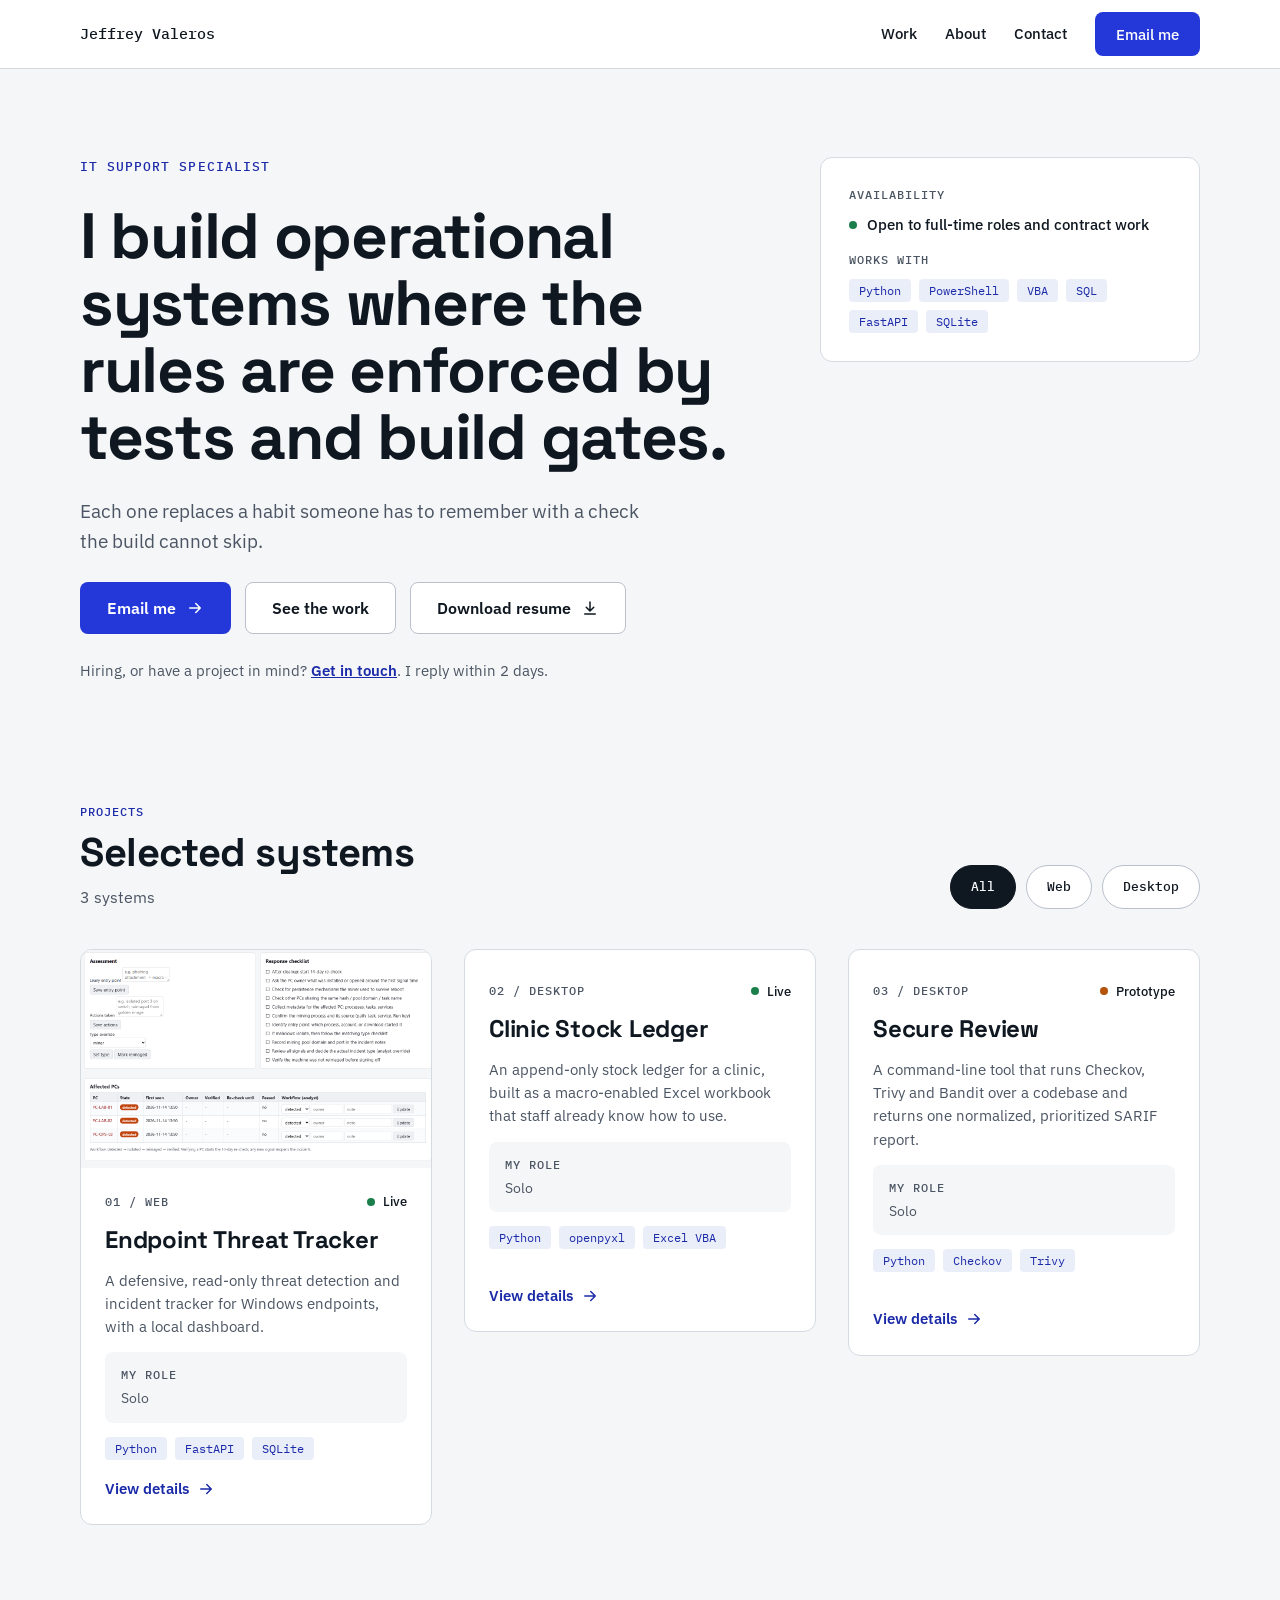
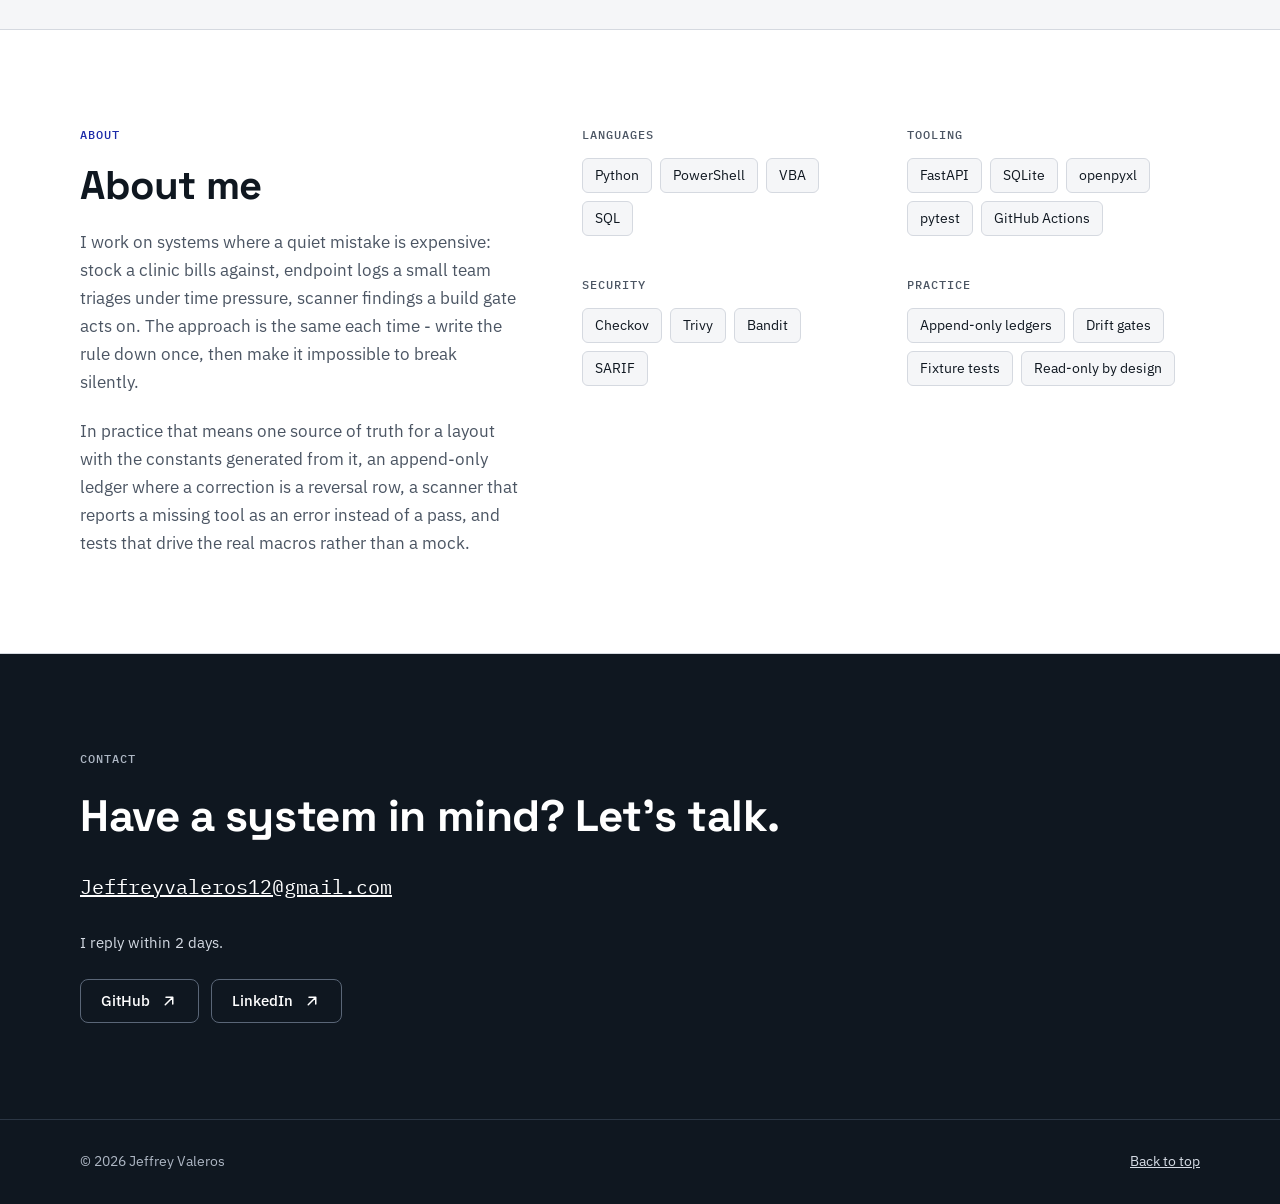
<file: index.html>
<!doctype html>
<html lang="en">
<head>
<meta charset="utf-8">
<meta name="viewport" content="width=device-width, initial-scale=1">
<!-- The lines between build:meta are rewritten by `node build.js` from content.js
     (title, description, canonical, share tags). Everything else in this file is yours.
     You do not need to edit these by hand unless you never run the build. -->
<!-- build:meta -->
<title>Jeffrey Valeros | IT Support Specialist</title>
<meta name="description" content="IT support specialist in Daet, Philippines. I build systems where tests enforce the rules: a clinic stock ledger, an endpoint tracker and a security review CLI.">
<link rel="canonical" href="https://sketch-debug.github.io/portfolio/">
<meta property="og:type" content="website">
<meta property="og:title" content="Jeffrey Valeros | IT Support Specialist">
<meta property="og:description" content="IT support specialist in Daet, Philippines. I build systems where tests enforce the rules: a clinic stock ledger, an endpoint tracker and a security review CLI.">
<meta property="og:url" content="https://sketch-debug.github.io/portfolio/">
<meta property="og:image" content="https://sketch-debug.github.io/portfolio/images/share.png">
<meta property="og:image:width" content="1200">
<meta property="og:image:height" content="630">
<meta property="og:image:alt" content="Jeffrey Valeros share image">
<meta name="twitter:card" content="summary_large_image">
<!-- /build:meta -->
<!-- Google Search Console: it gives you a tag like the one below to prove you own this
     site. Delete the example, paste your tag on its own line, and keep it outside the
     build:meta block above so `node build.js` never overwrites it. -->
<!-- <meta name="google-site-verification" content="paste-the-token-search-console-gives-you"> -->
<meta name="theme-color" content="#2438D9">

<!-- Favicon: drawn inline as SVG, so there is no extra file to load or lose. -->
<link rel="icon" href="data:image/svg+xml,%3Csvg%20xmlns='http://www.w3.org/2000/svg'%20viewBox='0%200%2032%2032'%3E%3Crect%20width='32'%20height='32'%20rx='7'%20fill='%230F1720'/%3E%3Crect%20x='8'%20y='17'%20width='4'%20height='7'%20rx='1'%20fill='%232438D9'/%3E%3Crect%20x='14'%20y='12'%20width='4'%20height='12'%20rx='1'%20fill='%23FFFFFF'/%3E%3Crect%20x='20'%20y='8'%20width='4'%20height='16'%20rx='1'%20fill='%235B6CFF'/%3E%3C/svg%3E">

<link rel="preload" href="fonts/ibm-plex-sans.woff2" as="font" type="font/woff2" crossorigin>
<link rel="preload" href="fonts/space-grotesk.woff2" as="font" type="font/woff2" crossorigin>
<link rel="stylesheet" href="fonts.css">
<link rel="stylesheet" href="style.css">
</head>
<body>

<div id="app"></div>

<noscript>
  <div class="fatal">
    <h1>This site needs JavaScript</h1>
    <p>Please turn on JavaScript in your browser to see this portfolio.</p>
  </div>
</noscript>

<!-- If content.js has a typo (a missing comma or quote), show a friendly message instead of a blank page. -->
<script>
window.addEventListener('error', function (e) {
  var file = String(e.filename || '');
  if (file.indexOf('content.js') !== -1) {
    document.getElementById('app').innerHTML =
      '<div class="fatal"><h1>There is a typo in content.js</h1>' +
      '<p>The page could not read your content file. Open content.js and look near the last thing you changed. ' +
      'The usual causes are a missing comma at the end of a line, a missing quote mark, or a quote mark inside your text. ' +
      'See "If something breaks" in README.md.</p>' +
      '<p class="fatal__detail">' + String(e.message || '').replace(/</g, '&lt;') + '</p></div>';
  }
});
</script>

<script src="content.js"></script>
<script src="live.js"></script>
<script src="app.js"></script>
</body>
</html>
</file>
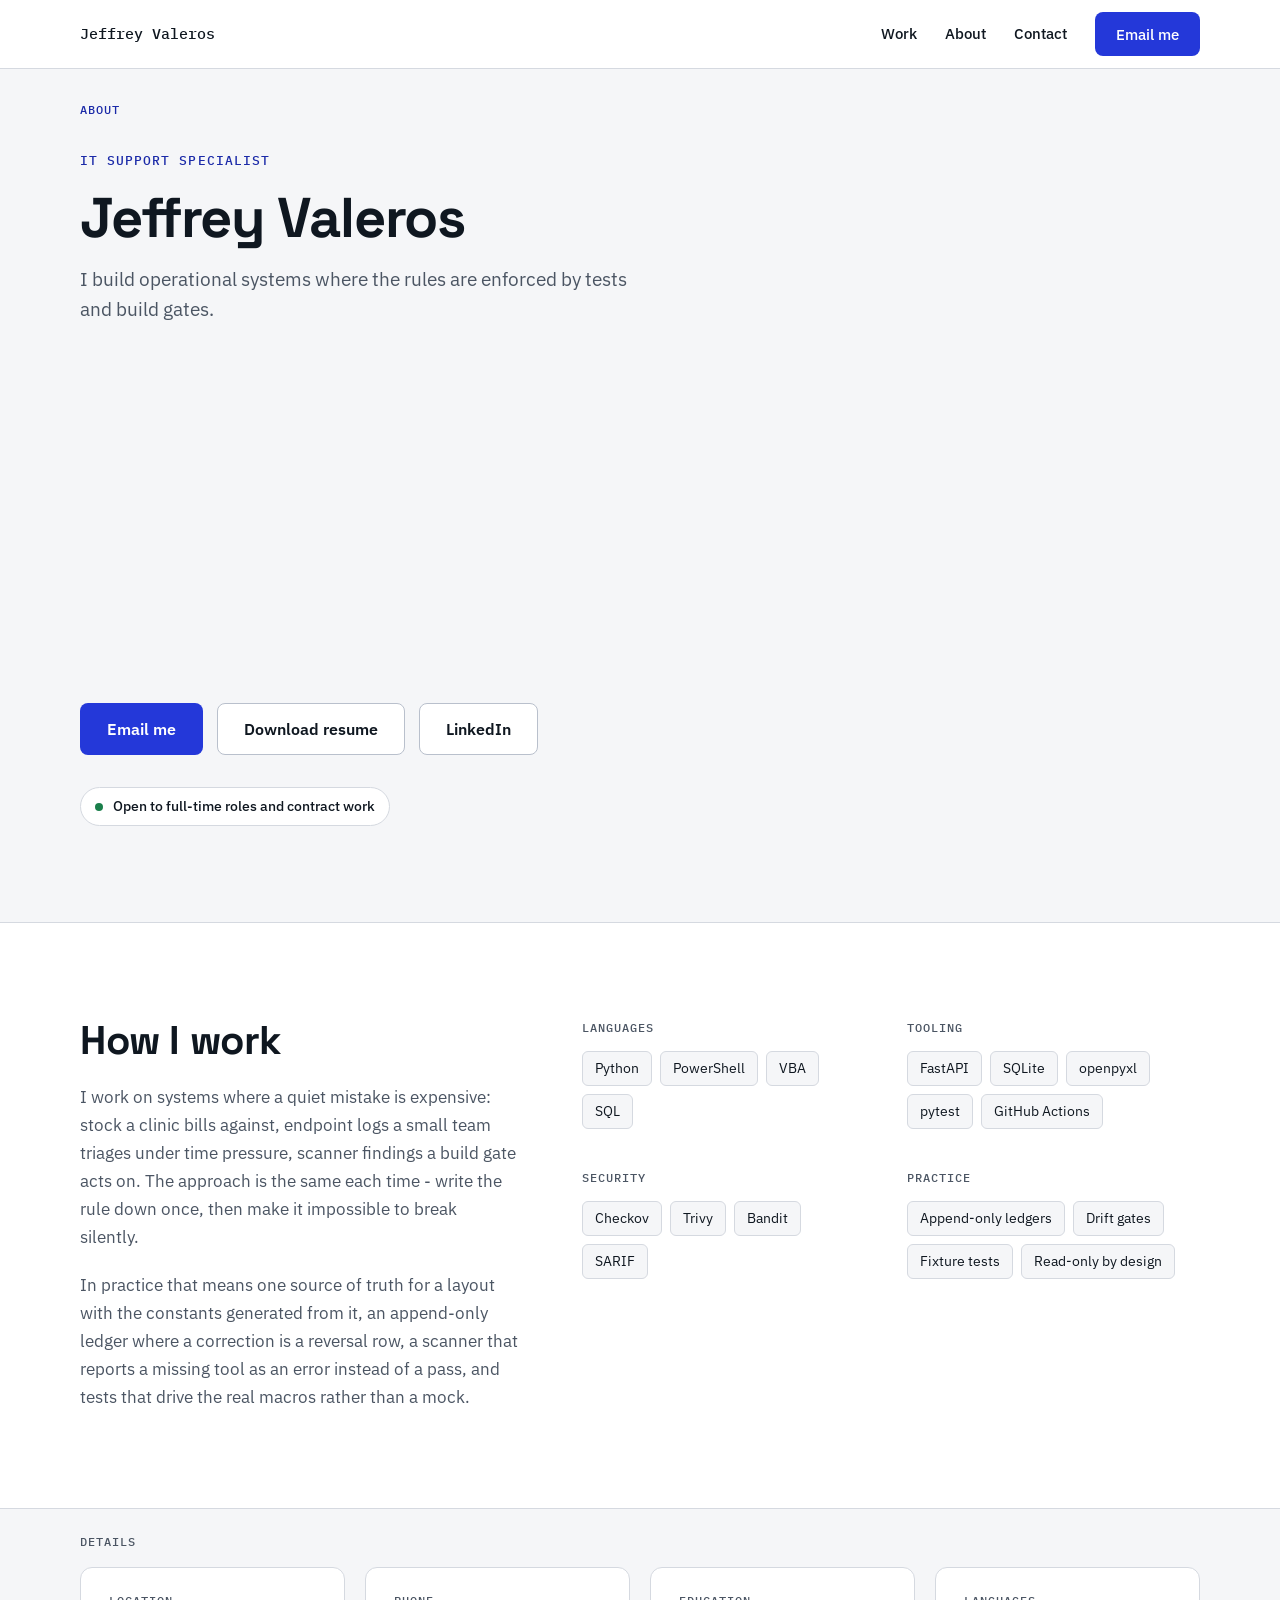
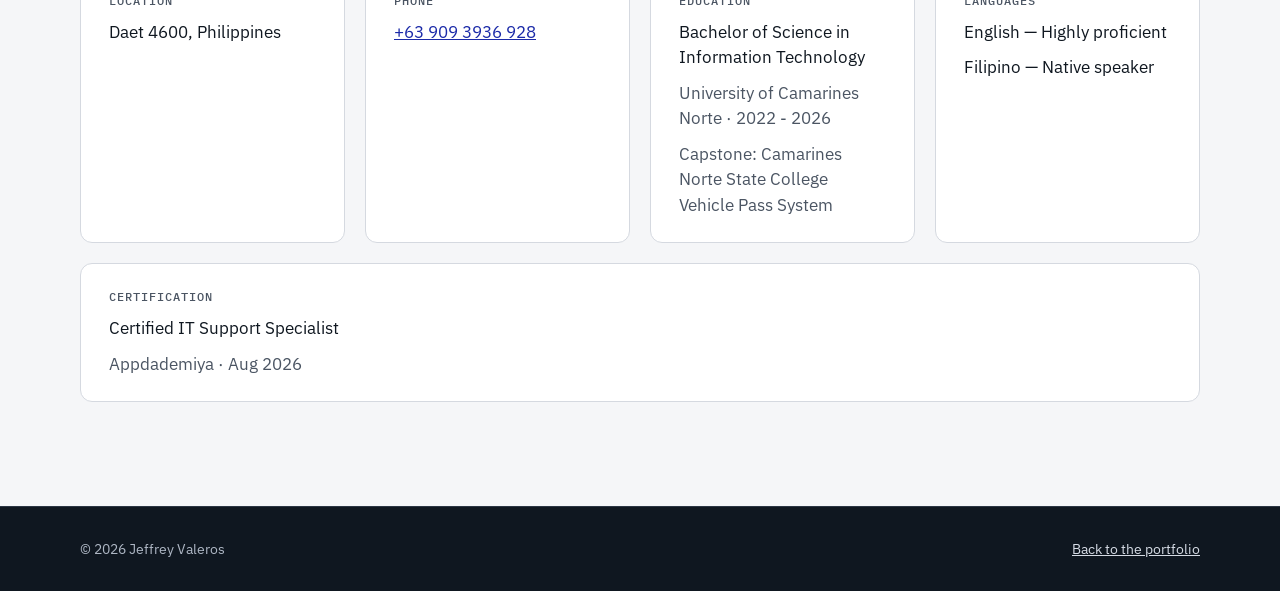
<file: about/index.html>
<!doctype html>
<html lang="en">
<head>
<meta charset="utf-8">
<meta name="viewport" content="width=device-width, initial-scale=1">
<title>About Jeffrey Valeros, IT Support Specialist</title>
<meta name="description" content="How I build: one source of truth for the rules, append-only ledgers where a correction is a reversal row, and tests that drive the real macros.">
<link rel="canonical" href="https://sketch-debug.github.io/portfolio/about/">
<meta property="og:type" content="website">
<meta property="og:title" content="About Jeffrey Valeros, IT Support Specialist">
<meta property="og:description" content="How I build: one source of truth for the rules, append-only ledgers where a correction is a reversal row, and tests that drive the real macros.">
<meta property="og:url" content="https://sketch-debug.github.io/portfolio/about/">
<meta property="og:image" content="https://sketch-debug.github.io/portfolio/images/share.png">
<meta property="og:image:width" content="1200">
<meta property="og:image:height" content="630">
<meta name="twitter:card" content="summary_large_image">
<meta name="theme-color" content="#2438D9">
<link rel="icon" href="data:image/svg+xml,%3Csvg%20xmlns='http://www.w3.org/2000/svg'%20viewBox='0%200%2032%2032'%3E%3Crect%20width='32'%20height='32'%20rx='7'%20fill='%230F1720'/%3E%3Crect%20x='8'%20y='17'%20width='4'%20height='7'%20rx='1'%20fill='%232438D9'/%3E%3Crect%20x='14'%20y='12'%20width='4'%20height='12'%20rx='1'%20fill='%23FFFFFF'/%3E%3Crect%20x='20'%20y='8'%20width='4'%20height='16'%20rx='1'%20fill='%235B6CFF'/%3E%3C/svg%3E">
<link rel="preload" href="../fonts/ibm-plex-sans.woff2" as="font" type="font/woff2" crossorigin>
<link rel="preload" href="../fonts/space-grotesk.woff2" as="font" type="font/woff2" crossorigin>
<link rel="stylesheet" href="../fonts.css">
<link rel="stylesheet" href="../style.css">
<script type="application/ld+json">{"@context":"https://schema.org","@type":"ProfilePage","mainEntity":{"@type":"Person","name":"Jeffrey Valeros","jobTitle":"IT Support Specialist","description":"IT support specialist in Daet, Philippines. I build systems where tests enforce the rules: a clinic stock ledger, an endpoint tracker and a security review CLI.","email":"Jeffreyvaleros12@gmail.com","telephone":"+63 909 3936 928","address":{"@type":"PostalAddress","addressCountry":"PH","addressLocality":"Daet","postalCode":"4600"},"knowsLanguage":[{"@type":"Language","name":"English"},{"@type":"Language","name":"Filipino"}],"url":"https://sketch-debug.github.io/portfolio/","sameAs":["https://github.com/sketch-debug","https://www.linkedin.com/in/jeffrey-valeros-bb90593a3"]}}</script>

</head>
<body>
<a class="skip" href="#main">Skip to content</a>
<header class="site-header"><div class="wrap bar"><a class="brand" href="../index.html">Jeffrey Valeros</a><button type="button" class="menu-btn" data-menu aria-expanded="false" aria-controls="site-nav" aria-label="Open menu"><svg aria-hidden="true" width="18" height="18" viewBox="0 0 24 24" fill="none" stroke="currentColor" stroke-width="2" stroke-linecap="round" stroke-linejoin="round"><path d="M4 7h16M4 12h16M4 17h16"/></svg></button><nav id="site-nav" aria-label="Primary"><a class="nav-link" href="../index.html#projects">Work</a><a class="nav-link" href="../about/">About</a><a class="nav-link" href="../contact/">Contact</a><a class="btn btn--primary btn--sm" href="mailto:Jeffreyvaleros12@gmail.com">Email me</a></nav></div></header>
<main id="main" tabindex="-1">
<section class="wrap project"><p class="label label--accent">About</p><div class="pagehead__text"><p class="eyebrow">IT Support Specialist</p><h1 class="page-title">Jeffrey Valeros</h1><p class="lead">I build operational systems where the rules are enforced by tests and build gates.</p></div><div class="actions"><a class="btn btn--primary" href="mailto:Jeffreyvaleros12@gmail.com">Email me</a><a class="btn btn--secondary" href="../files/Jeffrey-Valeros-Resume.pdf" download>Download resume</a><a class="btn btn--secondary" href="https://www.linkedin.com/in/jeffrey-valeros-bb90593a3" target="_blank" rel="noopener noreferrer">LinkedIn</a></div><p class="avail"><span class="dot dot--ok" aria-hidden="true"></span>Open to full-time roles and contract work</p></section><div class="about"><div class="wrap section"><div class="about__text"><h2 class="big">How I work</h2><p class="body">I work on systems where a quiet mistake is expensive: stock a clinic bills against, endpoint logs a small team triages under time pressure, scanner findings a build gate acts on. The approach is the same each time - write the rule down once, then make it impossible to break silently.</p><p class="body">In practice that means one source of truth for a layout with the constants generated from it, an append-only ledger where a correction is a reversal row, a scanner that reports a missing tool as an error instead of a pass, and tests that drive the real macros rather than a mock.</p></div><div class="skills"><div class="skillgroup"><h2 class="label">Languages</h2><div><span class="skill">Python</span><span class="skill">PowerShell</span><span class="skill">VBA</span><span class="skill">SQL</span></div></div><div class="skillgroup"><h2 class="label">Tooling</h2><div><span class="skill">FastAPI</span><span class="skill">SQLite</span><span class="skill">openpyxl</span><span class="skill">pytest</span><span class="skill">GitHub Actions</span></div></div><div class="skillgroup"><h2 class="label">Security</h2><div><span class="skill">Checkov</span><span class="skill">Trivy</span><span class="skill">Bandit</span><span class="skill">SARIF</span></div></div><div class="skillgroup"><h2 class="label">Practice</h2><div><span class="skill">Append-only ledgers</span><span class="skill">Drift gates</span><span class="skill">Fixture tests</span><span class="skill">Read-only by design</span></div></div></div></div></div><section class="wrap section"><div class="glance"><h2 class="label">Details</h2><div class="glance__row"><div class="glance__item"><span class="label">Location</span><p>Daet 4600, Philippines</p></div><div class="glance__item"><span class="label">Phone</span><p><a href="tel:+639093936928">+63 909 3936 928</a></p></div><div class="glance__item"><span class="label">Education</span><p>Bachelor of Science in Information Technology</p><p class="muted">University of Camarines Norte · 2022 - 2026</p><p class="muted">Capstone: Camarines Norte State College Vehicle Pass System</p></div><div class="glance__item"><span class="label">Languages</span><p>English — Highly proficient</p><p>Filipino — Native speaker</p></div><div class="glance__item"><span class="label">Certification</span><p>Certified IT Support Specialist</p><p class="muted">Appdademiya · Aug 2026</p></div></div></div></section>
</main>
<footer class="footer"><div class="wrap"><span>&copy; 2026 Jeffrey Valeros</span><a href="../index.html">Back to the portfolio</a></div></footer>
<script src="../page.js"></script>
<script src="../live.js"></script>
</body>
</html>
</file>
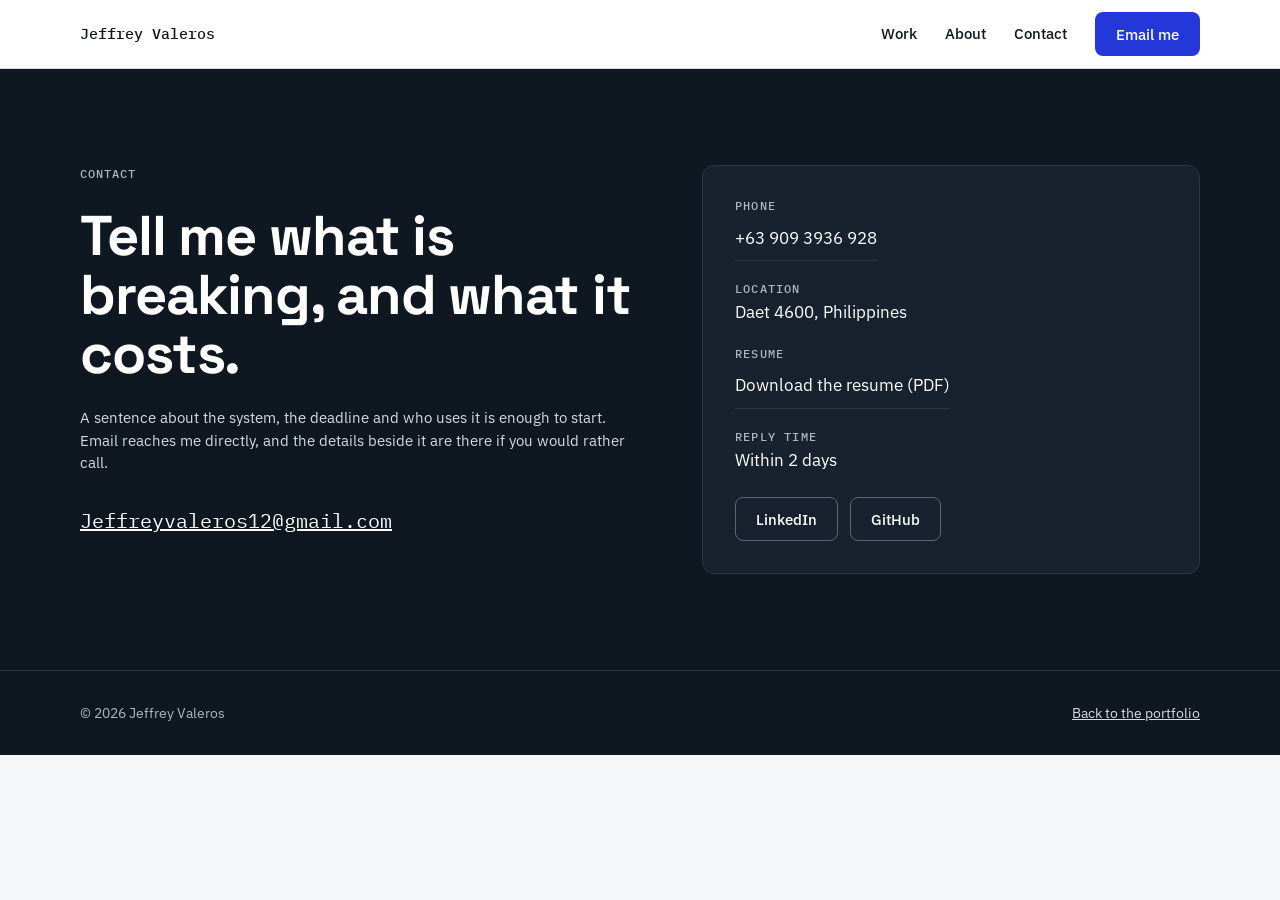
<file: contact/index.html>
<!doctype html>
<html lang="en">
<head>
<meta charset="utf-8">
<meta name="viewport" content="width=device-width, initial-scale=1">
<title>Contact | Jeffrey Valeros</title>
<meta name="description" content="Email Jeffrey Valeros, IT support specialist in Daet, Philippines, about full-time roles, contract work, or any of the three systems on this site.">
<link rel="canonical" href="https://sketch-debug.github.io/portfolio/contact/">
<meta property="og:type" content="website">
<meta property="og:title" content="Contact | Jeffrey Valeros">
<meta property="og:description" content="Email Jeffrey Valeros, IT support specialist in Daet, Philippines, about full-time roles, contract work, or any of the three systems on this site.">
<meta property="og:url" content="https://sketch-debug.github.io/portfolio/contact/">
<meta property="og:image" content="https://sketch-debug.github.io/portfolio/images/share.png">
<meta property="og:image:width" content="1200">
<meta property="og:image:height" content="630">
<meta name="twitter:card" content="summary_large_image">
<meta name="theme-color" content="#2438D9">
<link rel="icon" href="data:image/svg+xml,%3Csvg%20xmlns='http://www.w3.org/2000/svg'%20viewBox='0%200%2032%2032'%3E%3Crect%20width='32'%20height='32'%20rx='7'%20fill='%230F1720'/%3E%3Crect%20x='8'%20y='17'%20width='4'%20height='7'%20rx='1'%20fill='%232438D9'/%3E%3Crect%20x='14'%20y='12'%20width='4'%20height='12'%20rx='1'%20fill='%23FFFFFF'/%3E%3Crect%20x='20'%20y='8'%20width='4'%20height='16'%20rx='1'%20fill='%235B6CFF'/%3E%3C/svg%3E">
<link rel="preload" href="../fonts/ibm-plex-sans.woff2" as="font" type="font/woff2" crossorigin>
<link rel="preload" href="../fonts/space-grotesk.woff2" as="font" type="font/woff2" crossorigin>
<link rel="stylesheet" href="../fonts.css">
<link rel="stylesheet" href="../style.css">
<script type="application/ld+json">{"@context":"https://schema.org","@type":"ProfilePage","mainEntity":{"@type":"Person","name":"Jeffrey Valeros","jobTitle":"IT Support Specialist","description":"IT support specialist in Daet, Philippines. I build systems where tests enforce the rules: a clinic stock ledger, an endpoint tracker and a security review CLI.","email":"Jeffreyvaleros12@gmail.com","telephone":"+63 909 3936 928","address":{"@type":"PostalAddress","addressCountry":"PH","addressLocality":"Daet","postalCode":"4600"},"knowsLanguage":[{"@type":"Language","name":"English"},{"@type":"Language","name":"Filipino"}],"url":"https://sketch-debug.github.io/portfolio/","sameAs":["https://github.com/sketch-debug","https://www.linkedin.com/in/jeffrey-valeros-bb90593a3"]}}</script>

</head>
<body>
<a class="skip" href="#main">Skip to content</a>
<header class="site-header"><div class="wrap bar"><a class="brand" href="../index.html">Jeffrey Valeros</a><button type="button" class="menu-btn" data-menu aria-expanded="false" aria-controls="site-nav" aria-label="Open menu"><svg aria-hidden="true" width="18" height="18" viewBox="0 0 24 24" fill="none" stroke="currentColor" stroke-width="2" stroke-linecap="round" stroke-linejoin="round"><path d="M4 7h16M4 12h16M4 17h16"/></svg></button><nav id="site-nav" aria-label="Primary"><a class="nav-link" href="../index.html#projects">Work</a><a class="nav-link" href="../about/">About</a><a class="nav-link" href="../contact/">Contact</a><a class="btn btn--primary btn--sm" href="mailto:Jeffreyvaleros12@gmail.com">Email me</a></nav></div></header>
<main id="main" tabindex="-1">
<section class="contact"><div class="wrap"><div class="contact__text"><p class="label">Contact</p><h1 class="page-title">Tell me what is breaking, and what it costs.</h1><p class="contact__note">A sentence about the system, the deadline and who uses it is enough to start. Email reaches me directly, and the details beside it are there if you would rather call.</p><a class="email" href="mailto:Jeffreyvaleros12@gmail.com">Jeffreyvaleros12@gmail.com</a></div><div class="contact__details"><dl><div><dt>Phone</dt><dd><a href="tel:+639093936928">+63 909 3936 928</a></dd></div><div><dt>Location</dt><dd>Daet 4600, Philippines</dd></div><div><dt>Resume</dt><dd><a href="https://sketch-debug.github.io/portfolio/files/Jeffrey-Valeros-Resume.pdf">Download the resume (PDF)</a></dd></div><div><dt>Reply time</dt><dd>Within 2 days</dd></div></dl><div class="contact__links"><a class="btn btn--outline-dark" href="https://www.linkedin.com/in/jeffrey-valeros-bb90593a3" target="_blank" rel="noopener noreferrer">LinkedIn</a><a class="btn btn--outline-dark" href="https://github.com/sketch-debug" target="_blank" rel="noopener noreferrer">GitHub</a></div></div></div></section>
</main>
<footer class="footer"><div class="wrap"><span>&copy; 2026 Jeffrey Valeros</span><a href="../index.html">Back to the portfolio</a></div></footer>
<script src="../page.js"></script>
<script src="../live.js"></script>
</body>
</html>
</file>
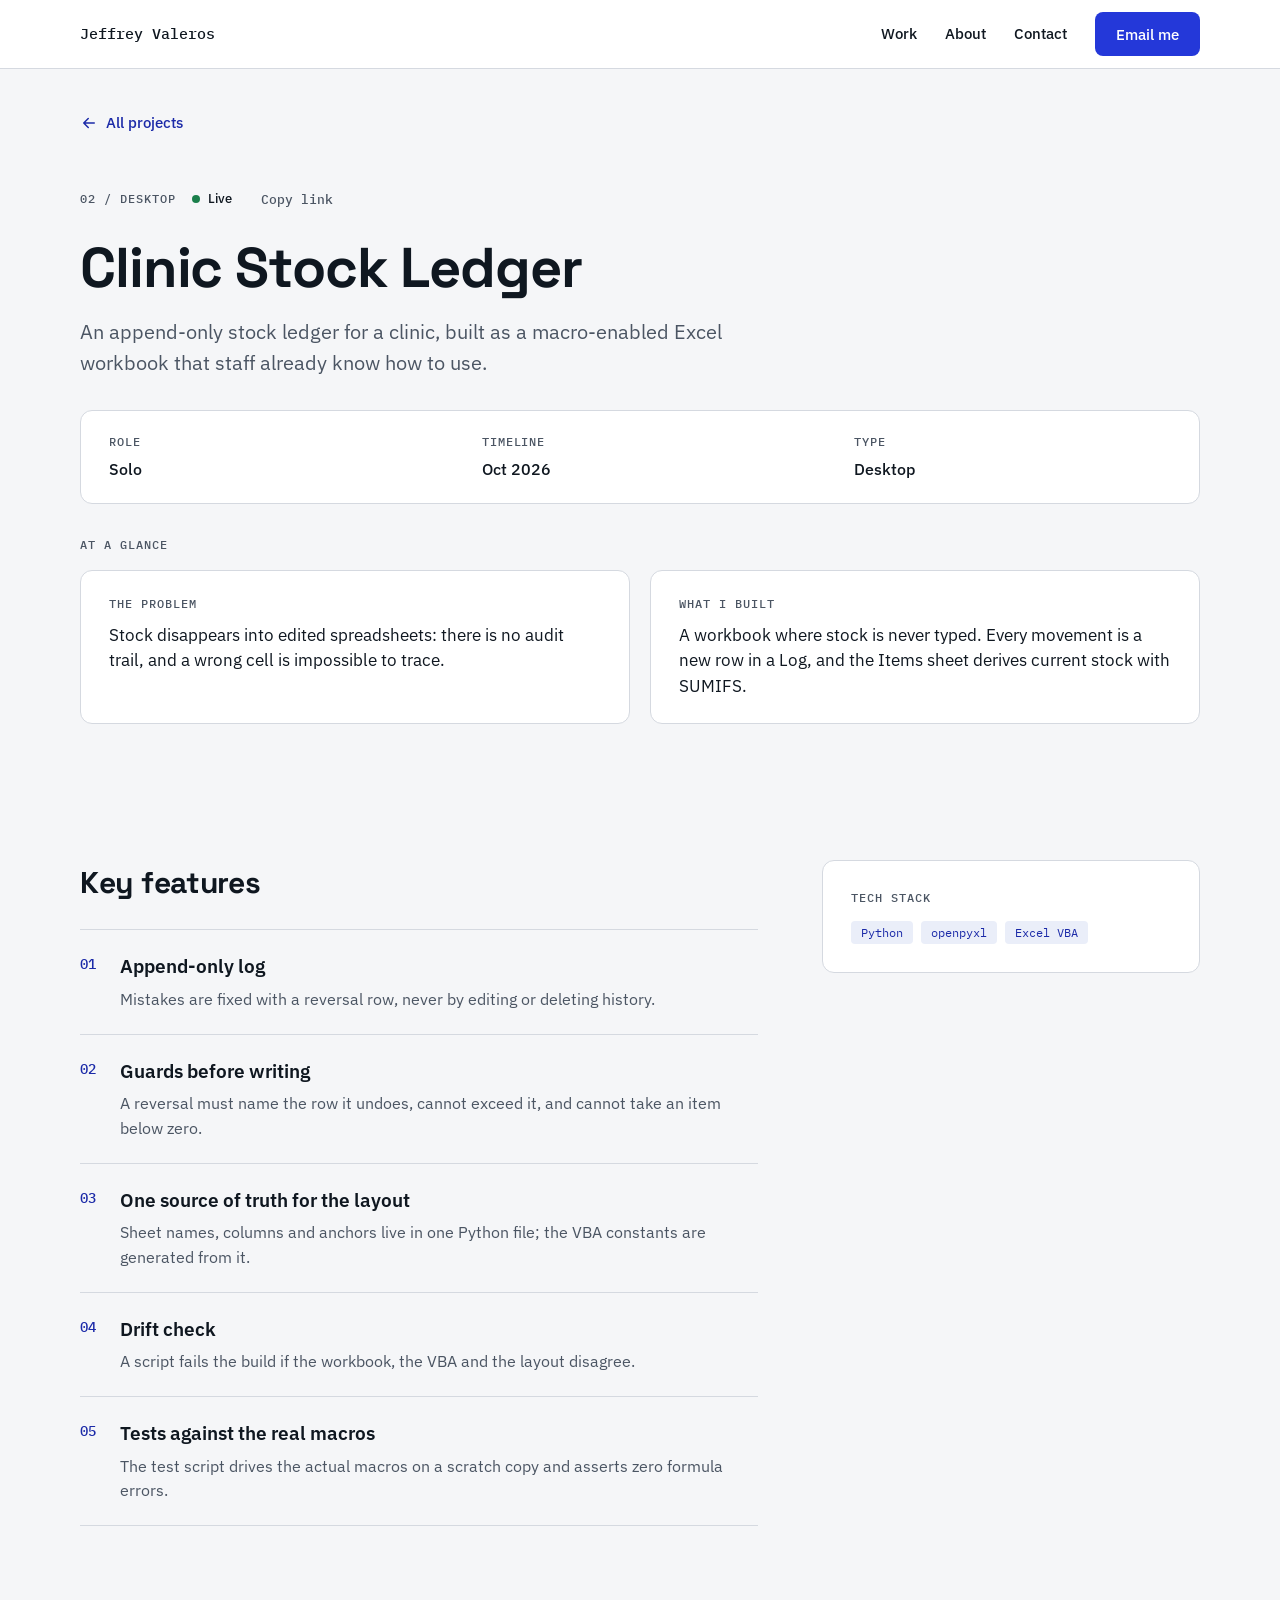
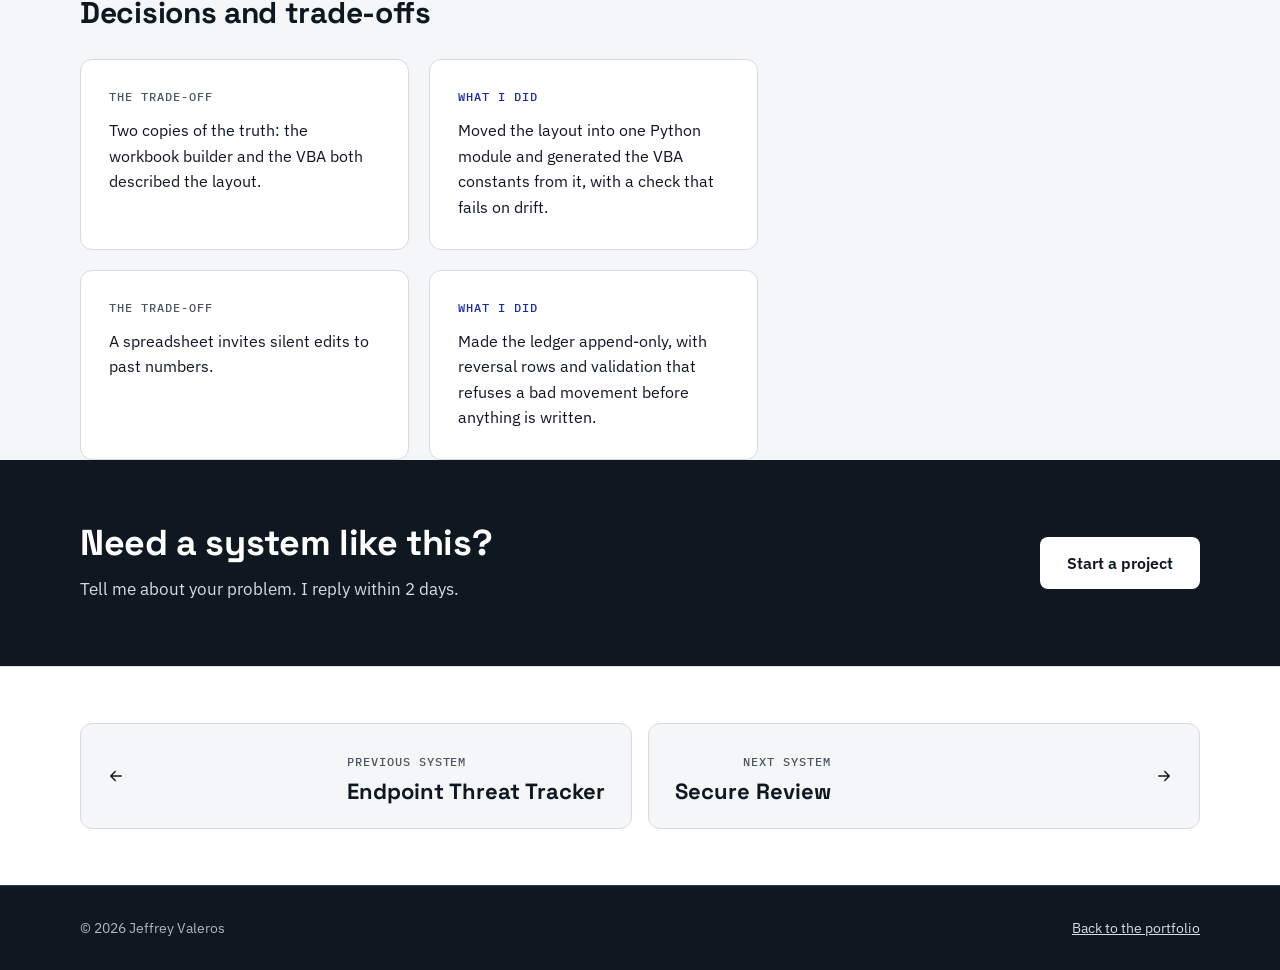
<file: projects/clinic-inventory/index.html>
<!doctype html>
<html lang="en">
<head>
<meta charset="utf-8">
<meta name="viewport" content="width=device-width, initial-scale=1">
<title>Clinic Stock Ledger | Jeffrey Valeros</title>
<meta name="description" content="An append-only stock ledger for a clinic, built as a macro-enabled Excel workbook that staff already know how to use.">
<link rel="canonical" href="https://sketch-debug.github.io/portfolio/projects/clinic-inventory/">
<meta property="og:type" content="article">
<meta property="og:title" content="Clinic Stock Ledger">
<meta property="og:description" content="An append-only stock ledger for a clinic, built as a macro-enabled Excel workbook that staff already know how to use.">
<meta name="twitter:card" content="summary_large_image">
<meta property="og:url" content="https://sketch-debug.github.io/portfolio/projects/clinic-inventory/">
<meta property="og:image" content="https://sketch-debug.github.io/portfolio/images/share.png">
<meta property="og:image:width" content="1200">
<meta property="og:image:height" content="630">
<meta name="theme-color" content="#2438D9">
<link rel="icon" href="data:image/svg+xml,%3Csvg%20xmlns='http://www.w3.org/2000/svg'%20viewBox='0%200%2032%2032'%3E%3Crect%20width='32'%20height='32'%20rx='7'%20fill='%230F1720'/%3E%3Crect%20x='8'%20y='17'%20width='4'%20height='7'%20rx='1'%20fill='%232438D9'/%3E%3Crect%20x='14'%20y='12'%20width='4'%20height='12'%20rx='1'%20fill='%23FFFFFF'/%3E%3Crect%20x='20'%20y='8'%20width='4'%20height='16'%20rx='1'%20fill='%235B6CFF'/%3E%3C/svg%3E">
<link rel="preload" href="../../fonts/ibm-plex-sans.woff2" as="font" type="font/woff2" crossorigin>
<link rel="preload" href="../../fonts/space-grotesk.woff2" as="font" type="font/woff2" crossorigin>
<link rel="stylesheet" href="../../fonts.css">
<link rel="stylesheet" href="../../style.css">
<script type="application/ld+json">{"@context":"https://schema.org","@type":"CreativeWork","name":"Clinic Stock Ledger","author":{"@type":"Person","name":"Jeffrey Valeros","jobTitle":"IT Support Specialist","description":"IT support specialist in Daet, Philippines. I build systems where tests enforce the rules: a clinic stock ledger, an endpoint tracker and a security review CLI.","email":"Jeffreyvaleros12@gmail.com","telephone":"+63 909 3936 928","address":{"@type":"PostalAddress","addressCountry":"PH","addressLocality":"Daet","postalCode":"4600"},"knowsLanguage":[{"@type":"Language","name":"English"},{"@type":"Language","name":"Filipino"}],"url":"https://sketch-debug.github.io/portfolio/","sameAs":["https://github.com/sketch-debug","https://www.linkedin.com/in/jeffrey-valeros-bb90593a3"]},"description":"An append-only stock ledger for a clinic, built as a macro-enabled Excel workbook that staff already know how to use.","url":"https://sketch-debug.github.io/portfolio/projects/clinic-inventory/","keywords":"Python, openpyxl, Excel VBA"}</script>
</head>
<body>
<a class="skip" href="#main">Skip to content</a>
<header class="site-header"><div class="wrap bar"><a class="brand" href="../../index.html">Jeffrey Valeros</a><button type="button" class="menu-btn" data-menu aria-expanded="false" aria-controls="site-nav" aria-label="Open menu"><svg aria-hidden="true" width="18" height="18" viewBox="0 0 24 24" fill="none" stroke="currentColor" stroke-width="2" stroke-linecap="round" stroke-linejoin="round"><path d="M4 7h16M4 12h16M4 17h16"/></svg></button><nav id="site-nav" aria-label="Primary"><a class="nav-link" href="../../index.html#projects">Work</a><a class="nav-link" href="../../about/">About</a><a class="nav-link" href="../../contact/">Contact</a><a class="btn btn--primary btn--sm" href="mailto:Jeffreyvaleros12@gmail.com">Email me</a></nav></div></header>
<main id="main" tabindex="-1">
<article>
<div class="wrap project"><a class="crumb" href="../../index.html#projects"><svg aria-hidden="true" width="18" height="18" viewBox="0 0 24 24" fill="none" stroke="currentColor" stroke-width="2" stroke-linecap="round" stroke-linejoin="round"><path d="M19 12H5M11 6l-6 6 6 6"/></svg>All projects</a><div class="pagehead"><div class="pagehead__text"><div class="pagehead__meta"><span class="label">02 / Desktop</span><span class="status"><span class="dot dot--ok" aria-hidden="true"></span>Live</span><button type="button" class="copybtn copybtn--meta" data-copy>Copy link</button><span class="sr-only" role="status" data-copy-status></span></div><h1>Clinic Stock Ledger</h1><p class="lead">An append-only stock ledger for a clinic, built as a macro-enabled Excel workbook that staff already know how to use.</p></div></div><div class="strip"><div><span class="label">Role</span><span class="v">Solo</span></div><div><span class="label">Timeline</span><span class="v">Oct 2026</span></div><div><span class="label">Type</span><span class="v">Desktop</span></div></div><div class="glance"><h2 class="label">At a glance</h2><div class="glance__row"><div class="glance__item"><span class="label">The problem</span><p>Stock disappears into edited spreadsheets: there is no audit trail, and a wrong cell is impossible to trace.</p></div><div class="glance__item"><span class="label">What I built</span><p>A workbook where stock is never typed. Every movement is a new row in a Log, and the Items sheet derives current stock with SUMIFS.</p></div></div></div></div><div class="layout wrap"><div class="layout__main"><section class="block"><h2>Key features</h2><div class="features"><div class="feature"><span class="num">01</span><div><h3>Append-only log</h3><p>Mistakes are fixed with a reversal row, never by editing or deleting history.</p></div></div><div class="feature"><span class="num">02</span><div><h3>Guards before writing</h3><p>A reversal must name the row it undoes, cannot exceed it, and cannot take an item below zero.</p></div></div><div class="feature"><span class="num">03</span><div><h3>One source of truth for the layout</h3><p>Sheet names, columns and anchors live in one Python file; the VBA constants are generated from it.</p></div></div><div class="feature"><span class="num">04</span><div><h3>Drift check</h3><p>A script fails the build if the workbook, the VBA and the layout disagree.</p></div></div><div class="feature"><span class="num">05</span><div><h3>Tests against the real macros</h3><p>The test script drives the actual macros on a scratch copy and asserts zero formula errors.</p></div></div></div></section><section class="block"><h2>Decisions and trade-offs</h2><div class="pairs"><div class="pair"><div><span class="label">The trade-off</span><p>Two copies of the truth: the workbook builder and the VBA both described the layout.</p></div><div><span class="label label--accent">What I did</span><p>Moved the layout into one Python module and generated the VBA constants from it, with a check that fails on drift.</p></div></div><div class="pair"><div><span class="label">The trade-off</span><p>A spreadsheet invites silent edits to past numbers.</p></div><div><span class="label label--accent">What I did</span><p>Made the ledger append-only, with reversal rows and validation that refuses a bad movement before anything is written.</p></div></div></div></section></div><div class="layout__side"><div class="sidecard"><h2 class="label">Tech stack</h2><div class="tags"><span class="tag">Python</span><span class="tag">openpyxl</span><span class="tag">Excel VBA</span></div></div></div></div><section class="cta"><div class="wrap"><div><h2>Need a system like this?</h2><p>Tell me about your problem. I reply within 2 days.</p></div><a class="btn btn--white" href="../../index.html#contact">Start a project</a></div></section><nav class="next" aria-label="More projects"><div class="wrap pager"><a class="pager--prev" href="../endpoint-threat-tracker/"><svg aria-hidden="true" width="18" height="18" viewBox="0 0 24 24" fill="none" stroke="currentColor" stroke-width="2" stroke-linecap="round" stroke-linejoin="round"><path d="M19 12H5M11 6l-6 6 6 6"/></svg><div><span class="label">Previous system</span><strong>Endpoint Threat Tracker</strong></div></a><a class="pager--next" href="../secure-review/"><div><span class="label">Next system</span><strong>Secure Review</strong></div><svg aria-hidden="true" width="18" height="18" viewBox="0 0 24 24" fill="none" stroke="currentColor" stroke-width="2" stroke-linecap="round" stroke-linejoin="round"><path d="M5 12h14M13 6l6 6-6 6"/></svg></a></div></nav></article>
</main>
<footer class="footer"><div class="wrap"><span>&copy; 2026 Jeffrey Valeros</span><a href="../../index.html">Back to the portfolio</a></div></footer>
<script src="../../page.js"></script>
<script src="../../live.js"></script>
</body>
</html>
</file>
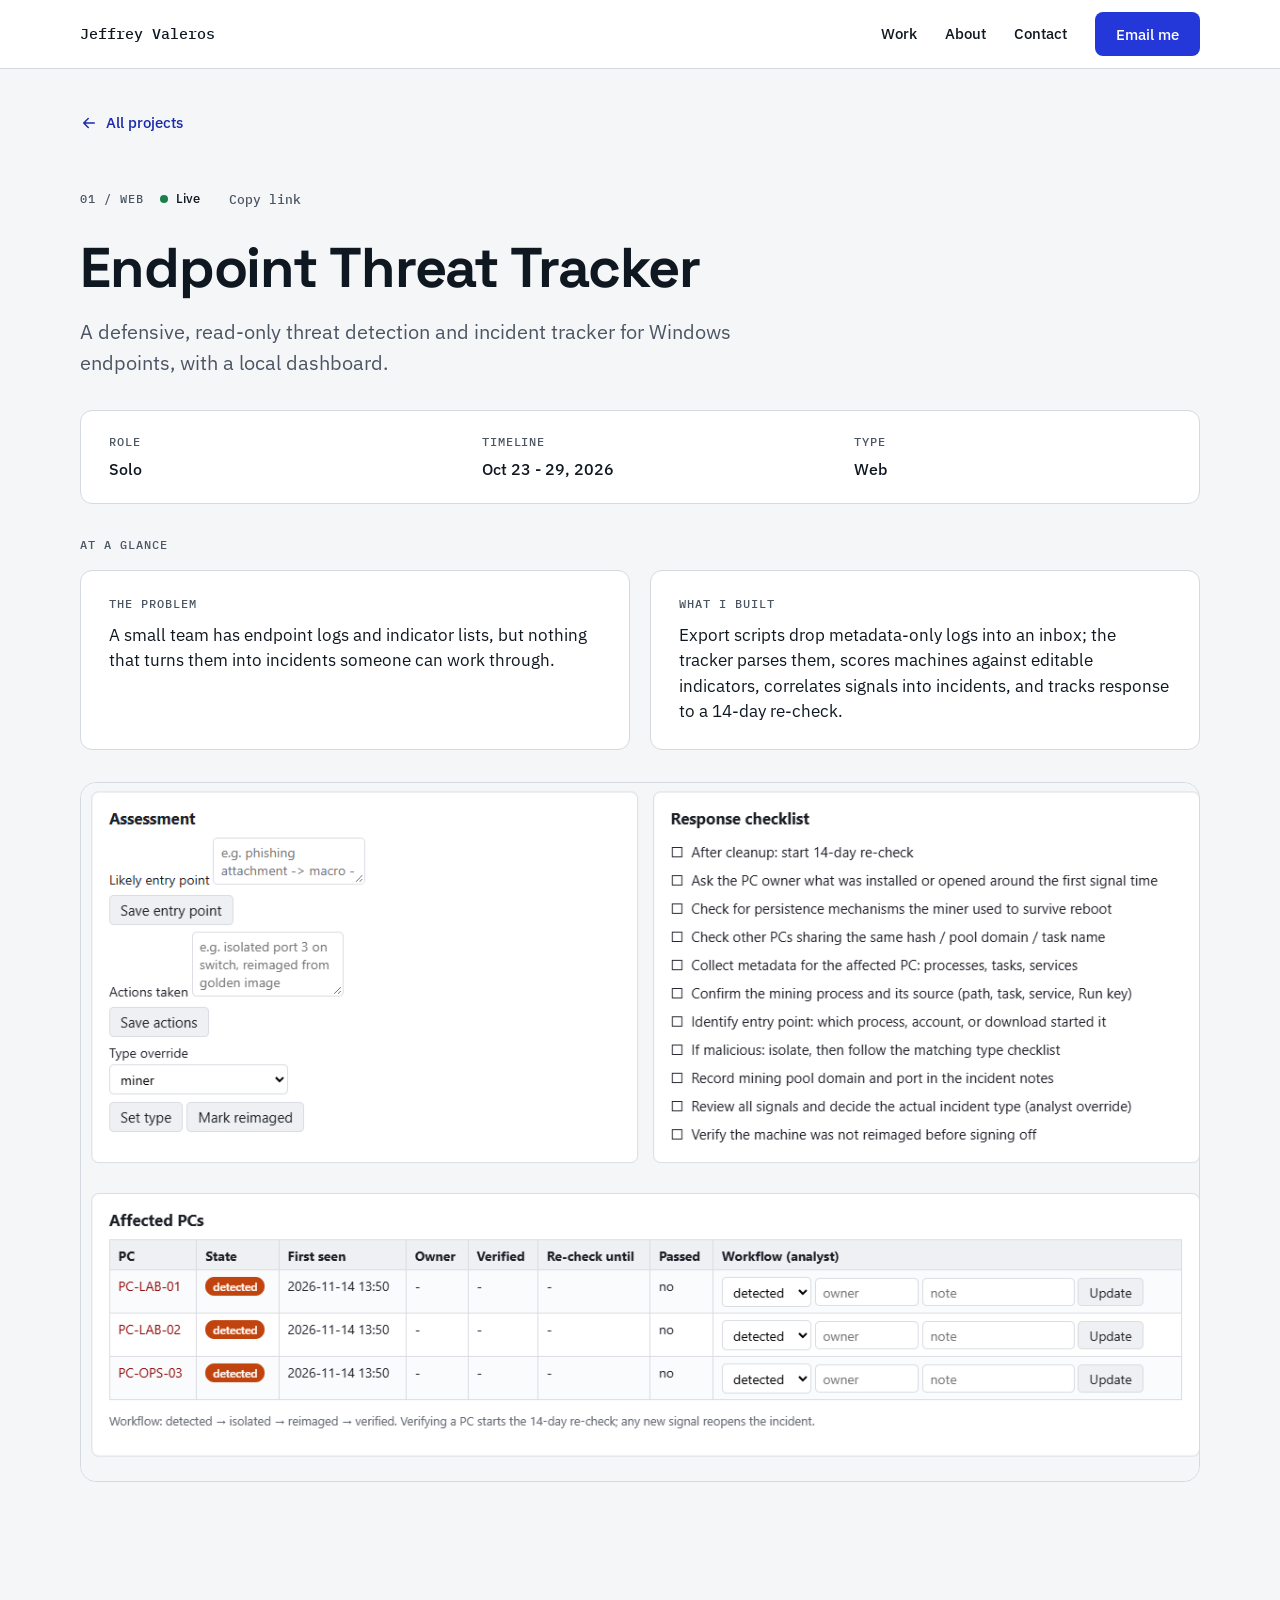
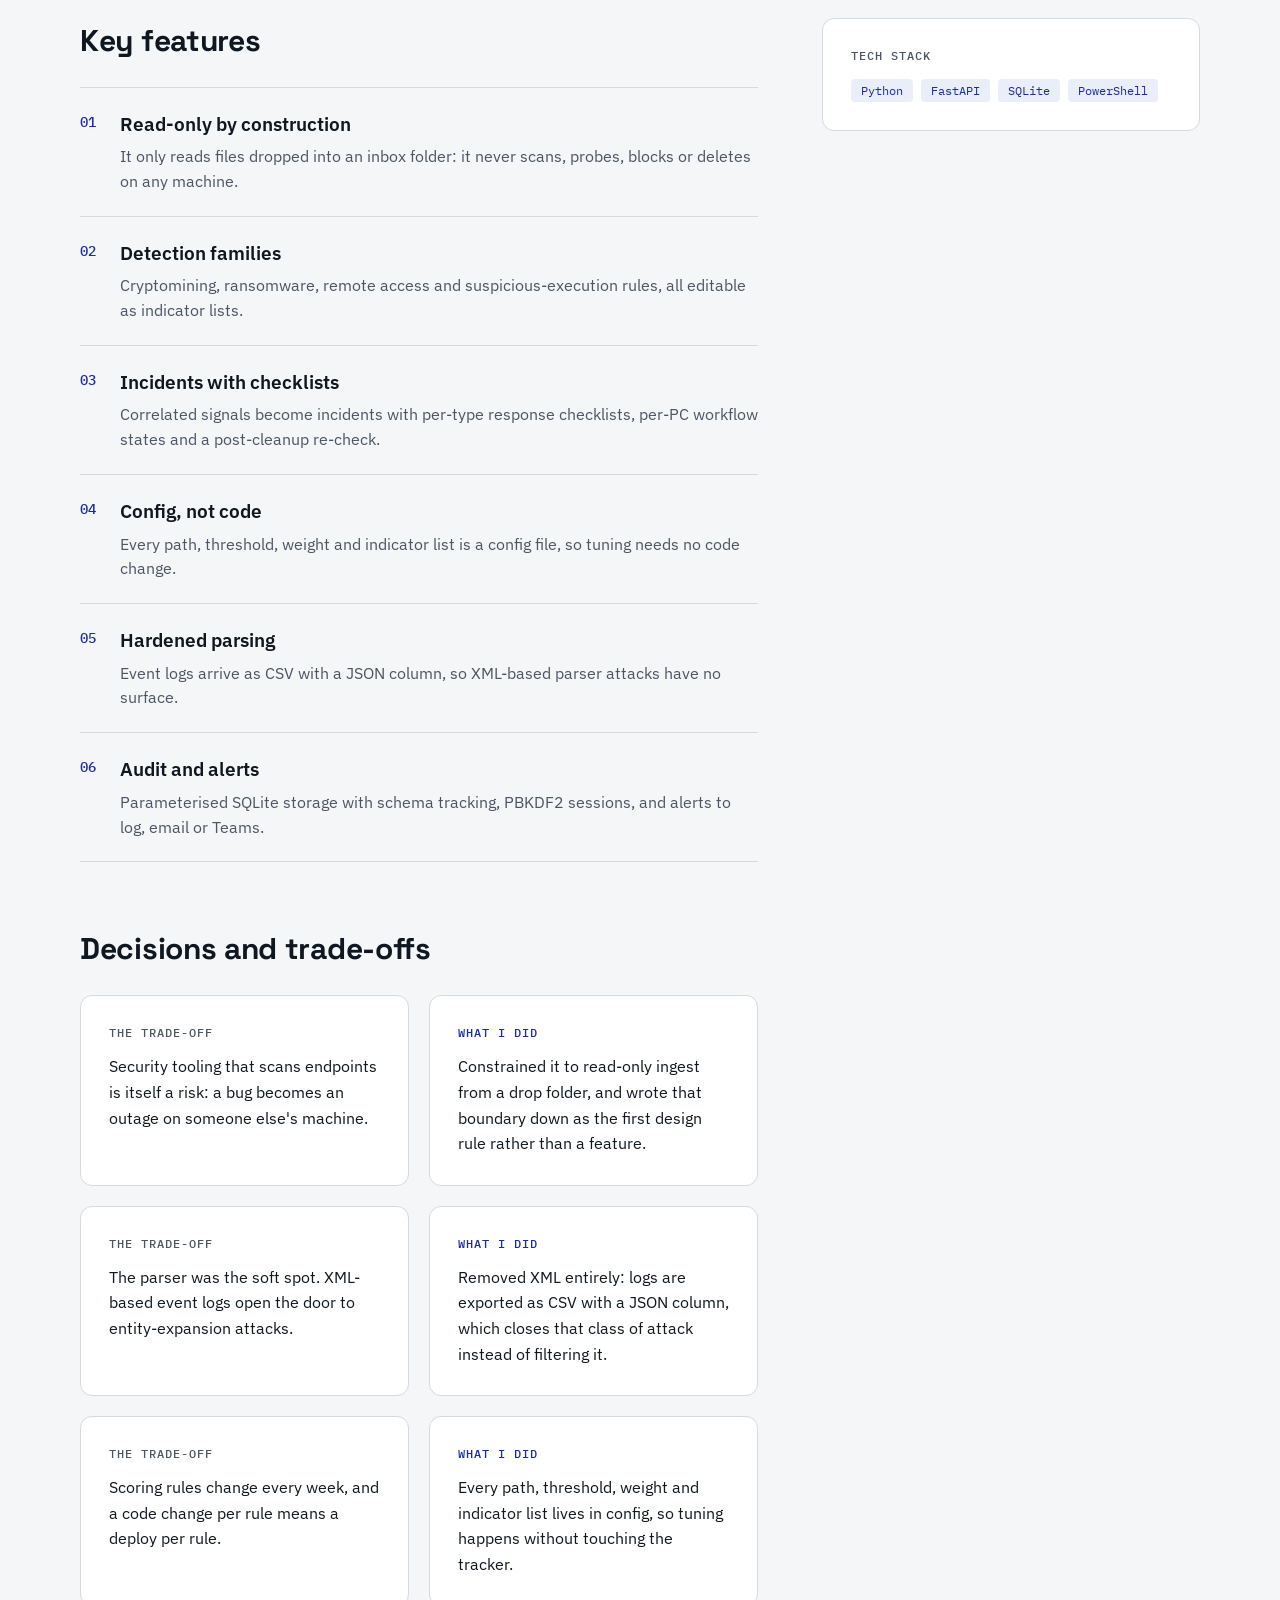
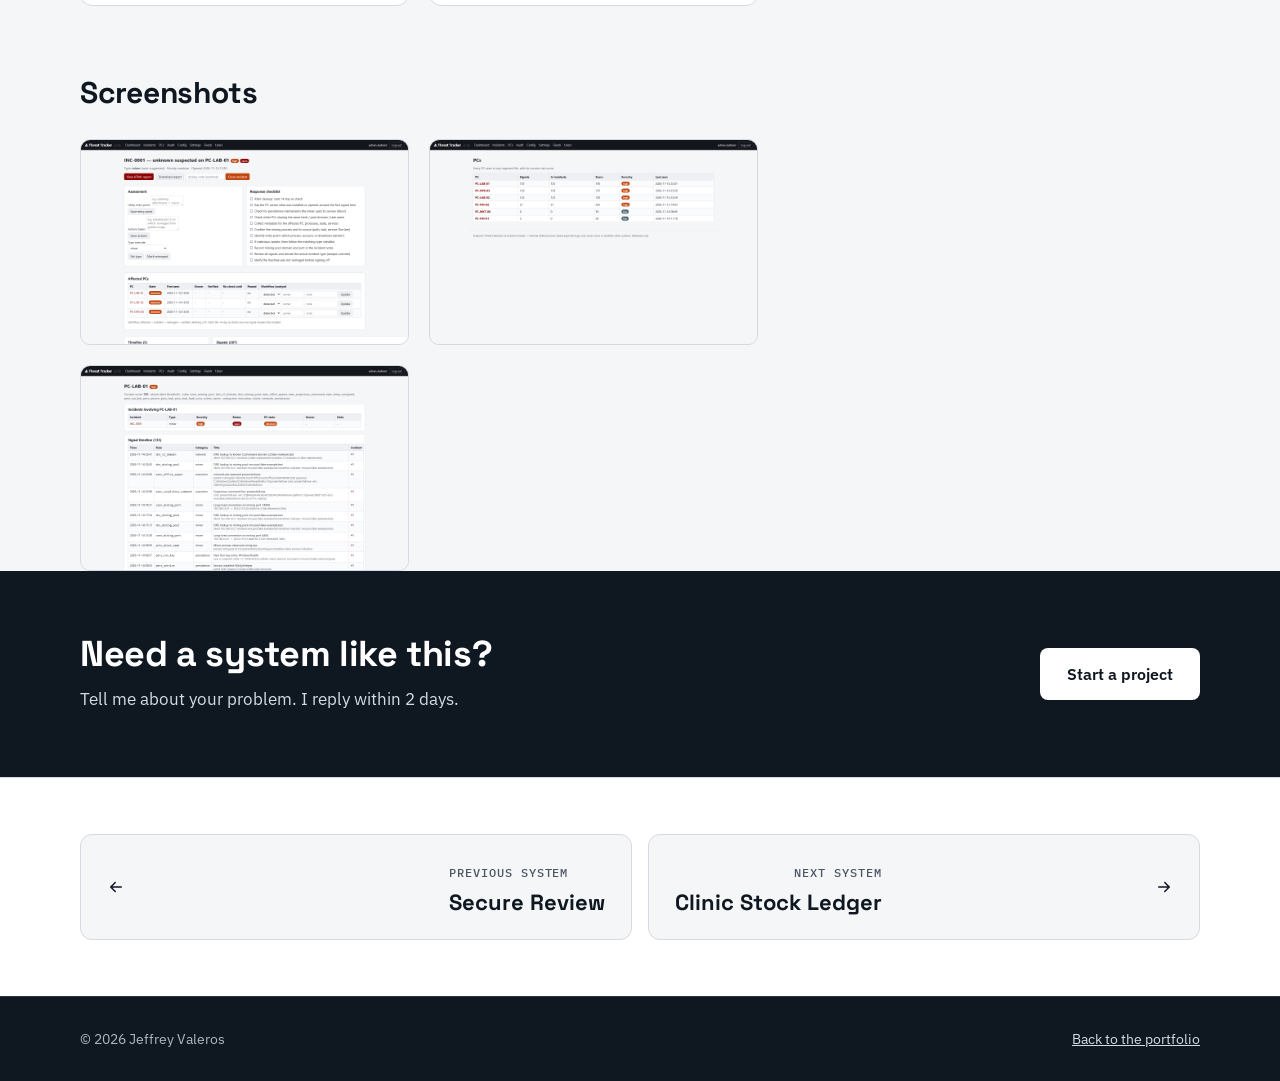
<file: projects/endpoint-threat-tracker/index.html>
<!doctype html>
<html lang="en">
<head>
<meta charset="utf-8">
<meta name="viewport" content="width=device-width, initial-scale=1">
<title>Endpoint Threat Tracker | Jeffrey Valeros</title>
<meta name="description" content="A defensive, read-only threat detection and incident tracker for Windows endpoints, with a local dashboard.">
<link rel="canonical" href="https://sketch-debug.github.io/portfolio/projects/endpoint-threat-tracker/">
<meta property="og:type" content="article">
<meta property="og:title" content="Endpoint Threat Tracker">
<meta property="og:description" content="A defensive, read-only threat detection and incident tracker for Windows endpoints, with a local dashboard.">
<meta name="twitter:card" content="summary_large_image">
<meta property="og:url" content="https://sketch-debug.github.io/portfolio/projects/endpoint-threat-tracker/">
<meta property="og:image" content="https://sketch-debug.github.io/portfolio/images/endpoint-threat-tracker-1.png">
<meta name="theme-color" content="#2438D9">
<link rel="icon" href="data:image/svg+xml,%3Csvg%20xmlns='http://www.w3.org/2000/svg'%20viewBox='0%200%2032%2032'%3E%3Crect%20width='32'%20height='32'%20rx='7'%20fill='%230F1720'/%3E%3Crect%20x='8'%20y='17'%20width='4'%20height='7'%20rx='1'%20fill='%232438D9'/%3E%3Crect%20x='14'%20y='12'%20width='4'%20height='12'%20rx='1'%20fill='%23FFFFFF'/%3E%3Crect%20x='20'%20y='8'%20width='4'%20height='16'%20rx='1'%20fill='%235B6CFF'/%3E%3C/svg%3E">
<link rel="preload" href="../../fonts/ibm-plex-sans.woff2" as="font" type="font/woff2" crossorigin>
<link rel="preload" href="../../fonts/space-grotesk.woff2" as="font" type="font/woff2" crossorigin>
<link rel="stylesheet" href="../../fonts.css">
<link rel="stylesheet" href="../../style.css">
<script type="application/ld+json">{"@context":"https://schema.org","@type":"CreativeWork","name":"Endpoint Threat Tracker","author":{"@type":"Person","name":"Jeffrey Valeros","jobTitle":"IT Support Specialist","description":"IT support specialist in Daet, Philippines. I build systems where tests enforce the rules: a clinic stock ledger, an endpoint tracker and a security review CLI.","email":"Jeffreyvaleros12@gmail.com","telephone":"+63 909 3936 928","address":{"@type":"PostalAddress","addressCountry":"PH","addressLocality":"Daet","postalCode":"4600"},"knowsLanguage":[{"@type":"Language","name":"English"},{"@type":"Language","name":"Filipino"}],"url":"https://sketch-debug.github.io/portfolio/","sameAs":["https://github.com/sketch-debug","https://www.linkedin.com/in/jeffrey-valeros-bb90593a3"]},"description":"A defensive, read-only threat detection and incident tracker for Windows endpoints, with a local dashboard.","url":"https://sketch-debug.github.io/portfolio/projects/endpoint-threat-tracker/","keywords":"Python, FastAPI, SQLite, PowerShell"}</script>
</head>
<body>
<a class="skip" href="#main">Skip to content</a>
<header class="site-header"><div class="wrap bar"><a class="brand" href="../../index.html">Jeffrey Valeros</a><button type="button" class="menu-btn" data-menu aria-expanded="false" aria-controls="site-nav" aria-label="Open menu"><svg aria-hidden="true" width="18" height="18" viewBox="0 0 24 24" fill="none" stroke="currentColor" stroke-width="2" stroke-linecap="round" stroke-linejoin="round"><path d="M4 7h16M4 12h16M4 17h16"/></svg></button><nav id="site-nav" aria-label="Primary"><a class="nav-link" href="../../index.html#projects">Work</a><a class="nav-link" href="../../about/">About</a><a class="nav-link" href="../../contact/">Contact</a><a class="btn btn--primary btn--sm" href="mailto:Jeffreyvaleros12@gmail.com">Email me</a></nav></div></header>
<main id="main" tabindex="-1">
<article>
<div class="wrap project"><a class="crumb" href="../../index.html#projects"><svg aria-hidden="true" width="18" height="18" viewBox="0 0 24 24" fill="none" stroke="currentColor" stroke-width="2" stroke-linecap="round" stroke-linejoin="round"><path d="M19 12H5M11 6l-6 6 6 6"/></svg>All projects</a><div class="pagehead"><div class="pagehead__text"><div class="pagehead__meta"><span class="label">01 / Web</span><span class="status"><span class="dot dot--ok" aria-hidden="true"></span>Live</span><button type="button" class="copybtn copybtn--meta" data-copy>Copy link</button><span class="sr-only" role="status" data-copy-status></span></div><h1>Endpoint Threat Tracker</h1><p class="lead">A defensive, read-only threat detection and incident tracker for Windows endpoints, with a local dashboard.</p></div></div><div class="strip"><div><span class="label">Role</span><span class="v">Solo</span></div><div><span class="label">Timeline</span><span class="v">Oct 23 - 29, 2026</span></div><div><span class="label">Type</span><span class="v">Web</span></div></div><div class="glance"><h2 class="label">At a glance</h2><div class="glance__row"><div class="glance__item"><span class="label">The problem</span><p>A small team has endpoint logs and indicator lists, but nothing that turns them into incidents someone can work through.</p></div><div class="glance__item"><span class="label">What I built</span><p>Export scripts drop metadata-only logs into an inbox; the tracker parses them, scores machines against editable indicators, correlates signals into incidents, and tracks response to a 14-day re-check.</p></div></div></div><div class="shot shot--round"><img src="../../images/endpoint-threat-tracker-1.png" alt="Endpoint Threat Tracker main screenshot" loading="eager" fetchpriority="high" decoding="async"></div></div><div class="layout wrap"><div class="layout__main"><section class="block"><h2>Key features</h2><div class="features"><div class="feature"><span class="num">01</span><div><h3>Read-only by construction</h3><p>It only reads files dropped into an inbox folder: it never scans, probes, blocks or deletes on any machine.</p></div></div><div class="feature"><span class="num">02</span><div><h3>Detection families</h3><p>Cryptomining, ransomware, remote access and suspicious-execution rules, all editable as indicator lists.</p></div></div><div class="feature"><span class="num">03</span><div><h3>Incidents with checklists</h3><p>Correlated signals become incidents with per-type response checklists, per-PC workflow states and a post-cleanup re-check.</p></div></div><div class="feature"><span class="num">04</span><div><h3>Config, not code</h3><p>Every path, threshold, weight and indicator list is a config file, so tuning needs no code change.</p></div></div><div class="feature"><span class="num">05</span><div><h3>Hardened parsing</h3><p>Event logs arrive as CSV with a JSON column, so XML-based parser attacks have no surface.</p></div></div><div class="feature"><span class="num">06</span><div><h3>Audit and alerts</h3><p>Parameterised SQLite storage with schema tracking, PBKDF2 sessions, and alerts to log, email or Teams.</p></div></div></div></section><section class="block"><h2>Decisions and trade-offs</h2><div class="pairs"><div class="pair"><div><span class="label">The trade-off</span><p>Security tooling that scans endpoints is itself a risk: a bug becomes an outage on someone else&#39;s machine.</p></div><div><span class="label label--accent">What I did</span><p>Constrained it to read-only ingest from a drop folder, and wrote that boundary down as the first design rule rather than a feature.</p></div></div><div class="pair"><div><span class="label">The trade-off</span><p>The parser was the soft spot. XML-based event logs open the door to entity-expansion attacks.</p></div><div><span class="label label--accent">What I did</span><p>Removed XML entirely: logs are exported as CSV with a JSON column, which closes that class of attack instead of filtering it.</p></div></div><div class="pair"><div><span class="label">The trade-off</span><p>Scoring rules change every week, and a code change per rule means a deploy per rule.</p></div><div><span class="label label--accent">What I did</span><p>Every path, threshold, weight and indicator list lives in config, so tuning happens without touching the tracker.</p></div></div></div></section><section class="block"><h2>Screenshots</h2><div class="gallery"><div class="shot"><img src="../../images/endpoint-threat-tracker-2.png" alt="Endpoint Threat Tracker screenshot 2" loading="lazy" decoding="async"></div><div class="shot"><img src="../../images/endpoint-threat-tracker-3.png" alt="Endpoint Threat Tracker screenshot 3" loading="lazy" decoding="async"></div><div class="shot"><img src="../../images/endpoint-threat-tracker-4.png" alt="Endpoint Threat Tracker screenshot 4" loading="lazy" decoding="async"></div></div></section></div><div class="layout__side"><div class="sidecard"><h2 class="label">Tech stack</h2><div class="tags"><span class="tag">Python</span><span class="tag">FastAPI</span><span class="tag">SQLite</span><span class="tag">PowerShell</span></div></div></div></div><section class="cta"><div class="wrap"><div><h2>Need a system like this?</h2><p>Tell me about your problem. I reply within 2 days.</p></div><a class="btn btn--white" href="../../index.html#contact">Start a project</a></div></section><nav class="next" aria-label="More projects"><div class="wrap pager"><a class="pager--prev" href="../secure-review/"><svg aria-hidden="true" width="18" height="18" viewBox="0 0 24 24" fill="none" stroke="currentColor" stroke-width="2" stroke-linecap="round" stroke-linejoin="round"><path d="M19 12H5M11 6l-6 6 6 6"/></svg><div><span class="label">Previous system</span><strong>Secure Review</strong></div></a><a class="pager--next" href="../clinic-inventory/"><div><span class="label">Next system</span><strong>Clinic Stock Ledger</strong></div><svg aria-hidden="true" width="18" height="18" viewBox="0 0 24 24" fill="none" stroke="currentColor" stroke-width="2" stroke-linecap="round" stroke-linejoin="round"><path d="M5 12h14M13 6l6 6-6 6"/></svg></a></div></nav></article>
</main>
<footer class="footer"><div class="wrap"><span>&copy; 2026 Jeffrey Valeros</span><a href="../../index.html">Back to the portfolio</a></div></footer>
<script src="../../page.js"></script>
<script src="../../live.js"></script>
</body>
</html>
</file>
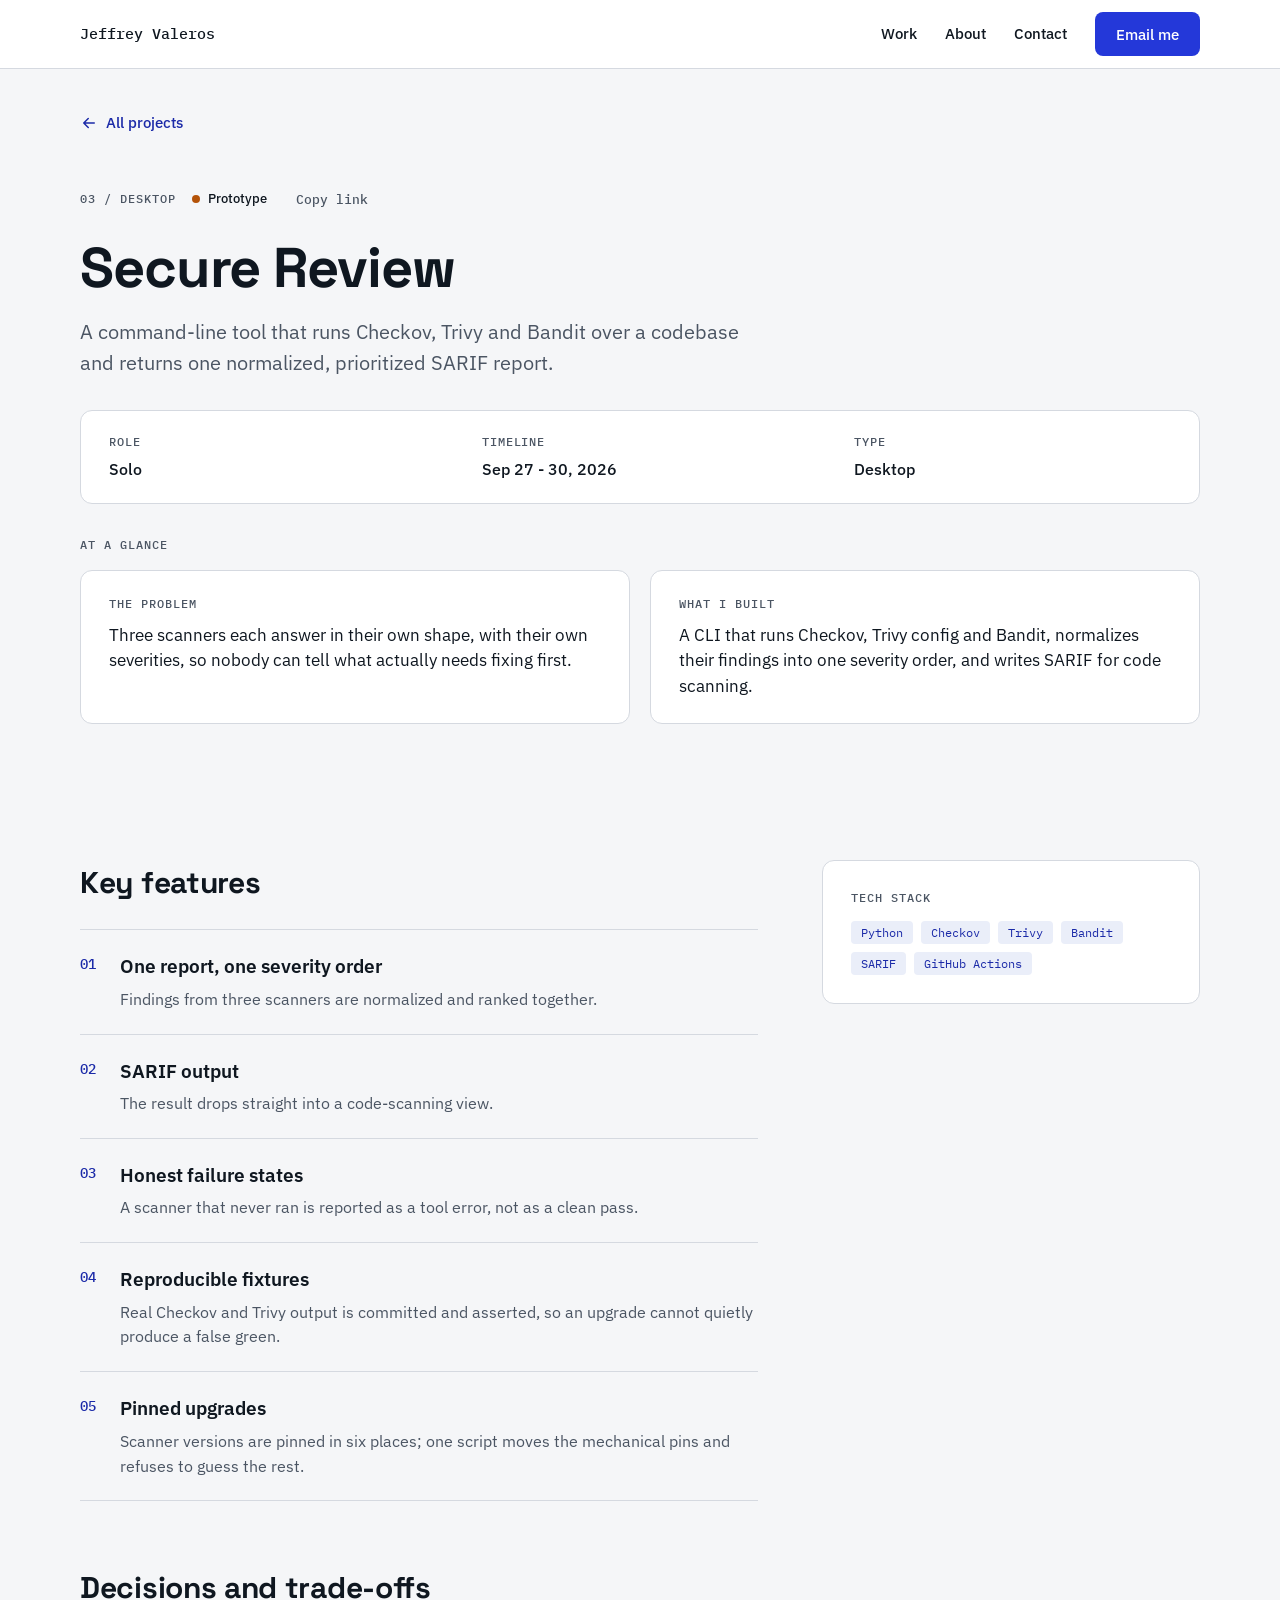
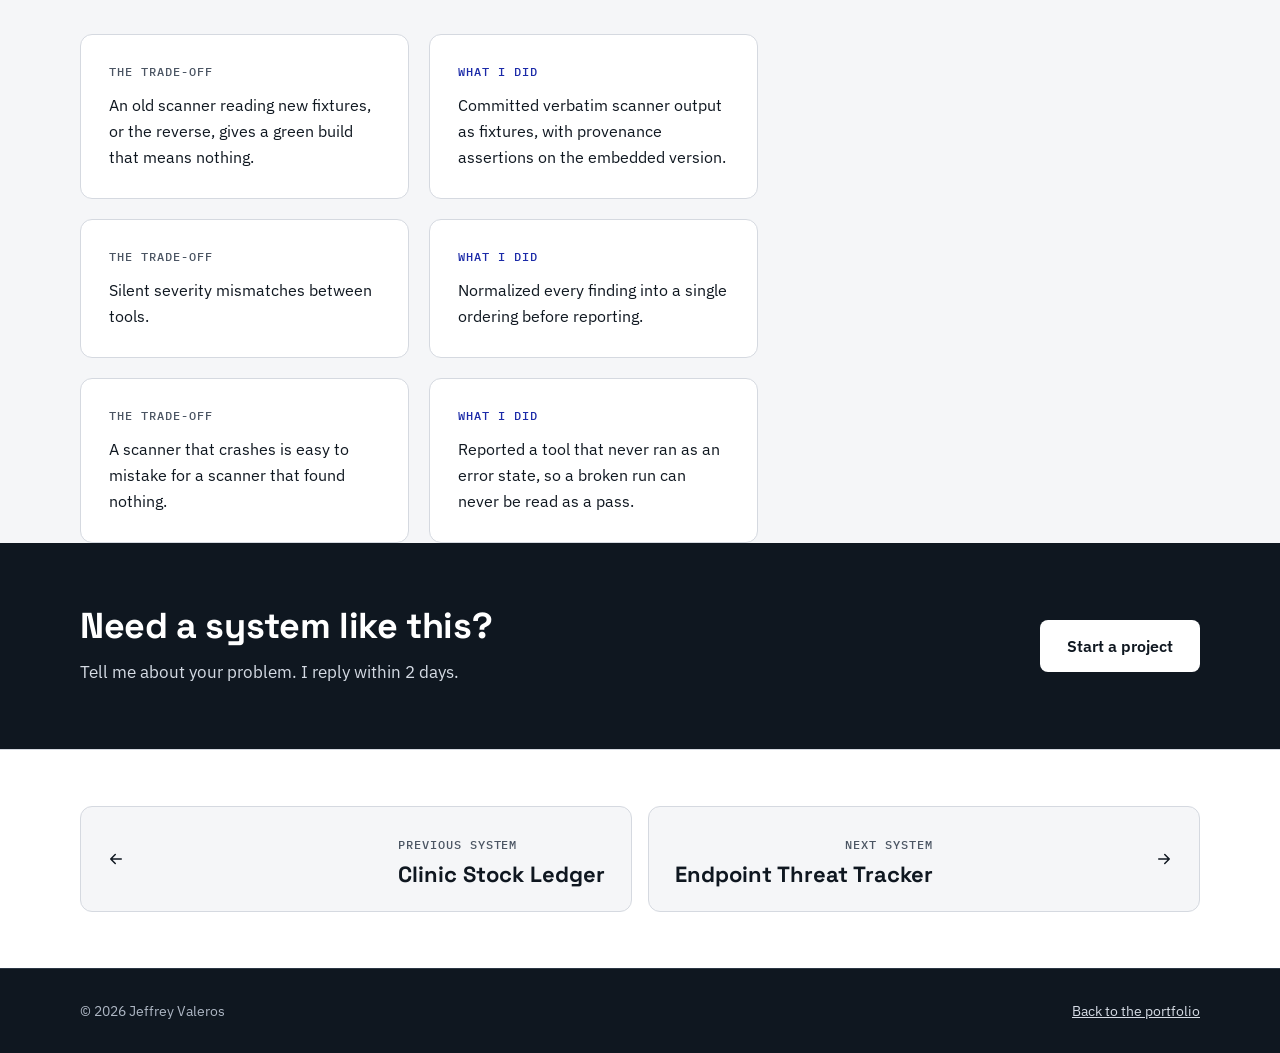
<file: projects/secure-review/index.html>
<!doctype html>
<html lang="en">
<head>
<meta charset="utf-8">
<meta name="viewport" content="width=device-width, initial-scale=1">
<title>Secure Review | Jeffrey Valeros</title>
<meta name="description" content="A command-line tool that runs Checkov, Trivy and Bandit over a codebase and returns one normalized, prioritized SARIF report.">
<link rel="canonical" href="https://sketch-debug.github.io/portfolio/projects/secure-review/">
<meta property="og:type" content="article">
<meta property="og:title" content="Secure Review">
<meta property="og:description" content="A command-line tool that runs Checkov, Trivy and Bandit over a codebase and returns one normalized, prioritized SARIF report.">
<meta name="twitter:card" content="summary_large_image">
<meta property="og:url" content="https://sketch-debug.github.io/portfolio/projects/secure-review/">
<meta property="og:image" content="https://sketch-debug.github.io/portfolio/images/share.png">
<meta property="og:image:width" content="1200">
<meta property="og:image:height" content="630">
<meta name="theme-color" content="#2438D9">
<link rel="icon" href="data:image/svg+xml,%3Csvg%20xmlns='http://www.w3.org/2000/svg'%20viewBox='0%200%2032%2032'%3E%3Crect%20width='32'%20height='32'%20rx='7'%20fill='%230F1720'/%3E%3Crect%20x='8'%20y='17'%20width='4'%20height='7'%20rx='1'%20fill='%232438D9'/%3E%3Crect%20x='14'%20y='12'%20width='4'%20height='12'%20rx='1'%20fill='%23FFFFFF'/%3E%3Crect%20x='20'%20y='8'%20width='4'%20height='16'%20rx='1'%20fill='%235B6CFF'/%3E%3C/svg%3E">
<link rel="preload" href="../../fonts/ibm-plex-sans.woff2" as="font" type="font/woff2" crossorigin>
<link rel="preload" href="../../fonts/space-grotesk.woff2" as="font" type="font/woff2" crossorigin>
<link rel="stylesheet" href="../../fonts.css">
<link rel="stylesheet" href="../../style.css">
<script type="application/ld+json">{"@context":"https://schema.org","@type":"CreativeWork","name":"Secure Review","author":{"@type":"Person","name":"Jeffrey Valeros","jobTitle":"IT Support Specialist","description":"IT support specialist in Daet, Philippines. I build systems where tests enforce the rules: a clinic stock ledger, an endpoint tracker and a security review CLI.","email":"Jeffreyvaleros12@gmail.com","telephone":"+63 909 3936 928","address":{"@type":"PostalAddress","addressCountry":"PH","addressLocality":"Daet","postalCode":"4600"},"knowsLanguage":[{"@type":"Language","name":"English"},{"@type":"Language","name":"Filipino"}],"url":"https://sketch-debug.github.io/portfolio/","sameAs":["https://github.com/sketch-debug","https://www.linkedin.com/in/jeffrey-valeros-bb90593a3"]},"description":"A command-line tool that runs Checkov, Trivy and Bandit over a codebase and returns one normalized, prioritized SARIF report.","url":"https://sketch-debug.github.io/portfolio/projects/secure-review/","keywords":"Python, Checkov, Trivy, Bandit, SARIF, GitHub Actions"}</script>
</head>
<body>
<a class="skip" href="#main">Skip to content</a>
<header class="site-header"><div class="wrap bar"><a class="brand" href="../../index.html">Jeffrey Valeros</a><button type="button" class="menu-btn" data-menu aria-expanded="false" aria-controls="site-nav" aria-label="Open menu"><svg aria-hidden="true" width="18" height="18" viewBox="0 0 24 24" fill="none" stroke="currentColor" stroke-width="2" stroke-linecap="round" stroke-linejoin="round"><path d="M4 7h16M4 12h16M4 17h16"/></svg></button><nav id="site-nav" aria-label="Primary"><a class="nav-link" href="../../index.html#projects">Work</a><a class="nav-link" href="../../about/">About</a><a class="nav-link" href="../../contact/">Contact</a><a class="btn btn--primary btn--sm" href="mailto:Jeffreyvaleros12@gmail.com">Email me</a></nav></div></header>
<main id="main" tabindex="-1">
<article>
<div class="wrap project"><a class="crumb" href="../../index.html#projects"><svg aria-hidden="true" width="18" height="18" viewBox="0 0 24 24" fill="none" stroke="currentColor" stroke-width="2" stroke-linecap="round" stroke-linejoin="round"><path d="M19 12H5M11 6l-6 6 6 6"/></svg>All projects</a><div class="pagehead"><div class="pagehead__text"><div class="pagehead__meta"><span class="label">03 / Desktop</span><span class="status"><span class="dot dot--warn" aria-hidden="true"></span>Prototype</span><button type="button" class="copybtn copybtn--meta" data-copy>Copy link</button><span class="sr-only" role="status" data-copy-status></span></div><h1>Secure Review</h1><p class="lead">A command-line tool that runs Checkov, Trivy and Bandit over a codebase and returns one normalized, prioritized SARIF report.</p></div></div><div class="strip"><div><span class="label">Role</span><span class="v">Solo</span></div><div><span class="label">Timeline</span><span class="v">Sep 27 - 30, 2026</span></div><div><span class="label">Type</span><span class="v">Desktop</span></div></div><div class="glance"><h2 class="label">At a glance</h2><div class="glance__row"><div class="glance__item"><span class="label">The problem</span><p>Three scanners each answer in their own shape, with their own severities, so nobody can tell what actually needs fixing first.</p></div><div class="glance__item"><span class="label">What I built</span><p>A CLI that runs Checkov, Trivy config and Bandit, normalizes their findings into one severity order, and writes SARIF for code scanning.</p></div></div></div></div><div class="layout wrap"><div class="layout__main"><section class="block"><h2>Key features</h2><div class="features"><div class="feature"><span class="num">01</span><div><h3>One report, one severity order</h3><p>Findings from three scanners are normalized and ranked together.</p></div></div><div class="feature"><span class="num">02</span><div><h3>SARIF output</h3><p>The result drops straight into a code-scanning view.</p></div></div><div class="feature"><span class="num">03</span><div><h3>Honest failure states</h3><p>A scanner that never ran is reported as a tool error, not as a clean pass.</p></div></div><div class="feature"><span class="num">04</span><div><h3>Reproducible fixtures</h3><p>Real Checkov and Trivy output is committed and asserted, so an upgrade cannot quietly produce a false green.</p></div></div><div class="feature"><span class="num">05</span><div><h3>Pinned upgrades</h3><p>Scanner versions are pinned in six places; one script moves the mechanical pins and refuses to guess the rest.</p></div></div></div></section><section class="block"><h2>Decisions and trade-offs</h2><div class="pairs"><div class="pair"><div><span class="label">The trade-off</span><p>An old scanner reading new fixtures, or the reverse, gives a green build that means nothing.</p></div><div><span class="label label--accent">What I did</span><p>Committed verbatim scanner output as fixtures, with provenance assertions on the embedded version.</p></div></div><div class="pair"><div><span class="label">The trade-off</span><p>Silent severity mismatches between tools.</p></div><div><span class="label label--accent">What I did</span><p>Normalized every finding into a single ordering before reporting.</p></div></div><div class="pair"><div><span class="label">The trade-off</span><p>A scanner that crashes is easy to mistake for a scanner that found nothing.</p></div><div><span class="label label--accent">What I did</span><p>Reported a tool that never ran as an error state, so a broken run can never be read as a pass.</p></div></div></div></section></div><div class="layout__side"><div class="sidecard"><h2 class="label">Tech stack</h2><div class="tags"><span class="tag">Python</span><span class="tag">Checkov</span><span class="tag">Trivy</span><span class="tag">Bandit</span><span class="tag">SARIF</span><span class="tag">GitHub Actions</span></div></div></div></div><section class="cta"><div class="wrap"><div><h2>Need a system like this?</h2><p>Tell me about your problem. I reply within 2 days.</p></div><a class="btn btn--white" href="../../index.html#contact">Start a project</a></div></section><nav class="next" aria-label="More projects"><div class="wrap pager"><a class="pager--prev" href="../clinic-inventory/"><svg aria-hidden="true" width="18" height="18" viewBox="0 0 24 24" fill="none" stroke="currentColor" stroke-width="2" stroke-linecap="round" stroke-linejoin="round"><path d="M19 12H5M11 6l-6 6 6 6"/></svg><div><span class="label">Previous system</span><strong>Clinic Stock Ledger</strong></div></a><a class="pager--next" href="../endpoint-threat-tracker/"><div><span class="label">Next system</span><strong>Endpoint Threat Tracker</strong></div><svg aria-hidden="true" width="18" height="18" viewBox="0 0 24 24" fill="none" stroke="currentColor" stroke-width="2" stroke-linecap="round" stroke-linejoin="round"><path d="M5 12h14M13 6l6 6-6 6"/></svg></a></div></nav></article>
</main>
<footer class="footer"><div class="wrap"><span>&copy; 2026 Jeffrey Valeros</span><a href="../../index.html">Back to the portfolio</a></div></footer>
<script src="../../page.js"></script>
<script src="../../live.js"></script>
</body>
</html>
</file>
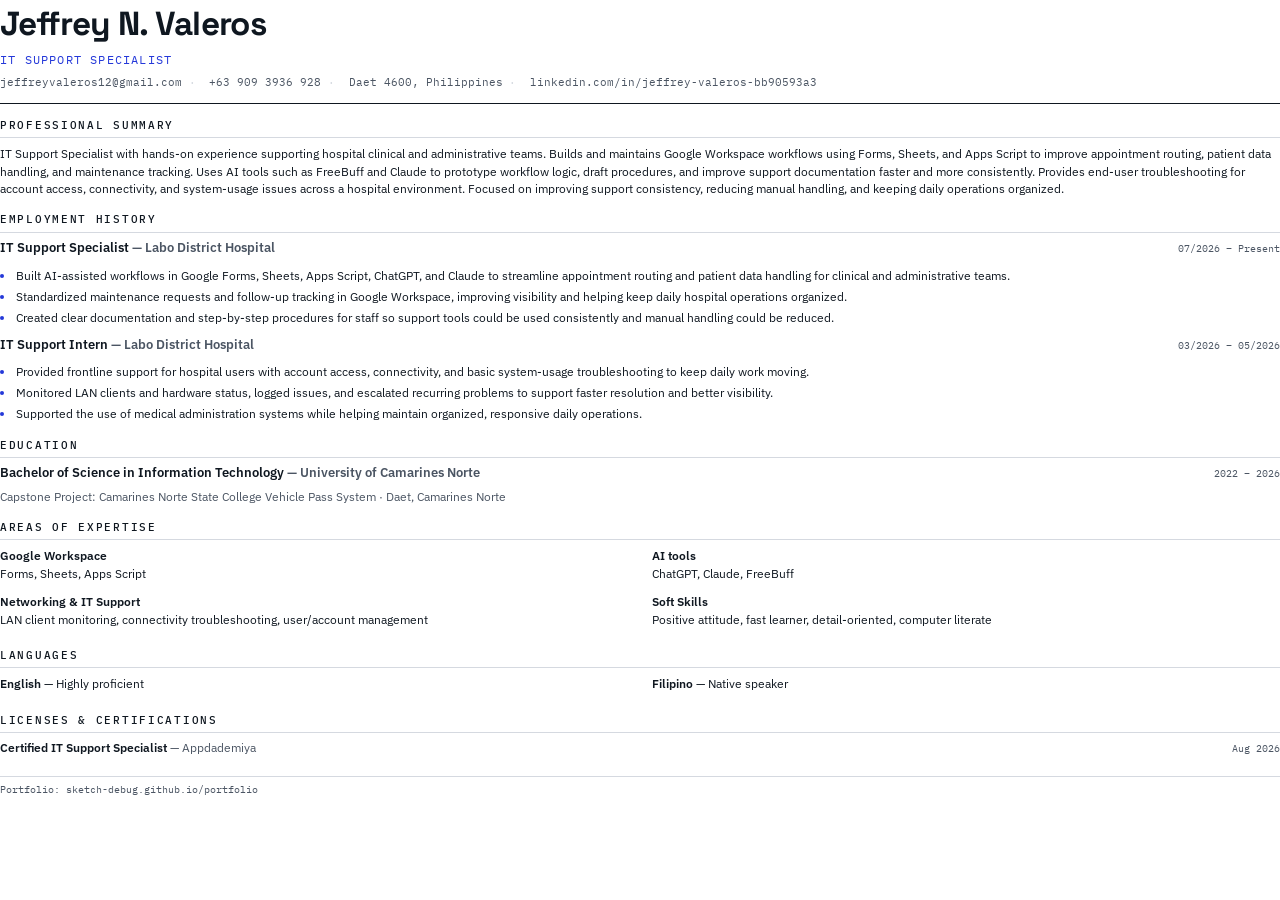
<file: files/resume.html>
<!DOCTYPE html>
<html lang="en">
<head>
<meta charset="utf-8">
<title>Jeffrey N. Valeros — IT Support Specialist</title>
<!-- Source for files/Jeffrey-Valeros-Resume.pdf.
     Edit the text below, then run:  node resume.js
     (Chromium must be installed once:  npx --yes playwright install chromium ) -->
<style>
  @font-face { font-family: 'Plex Sans'; src: url('../fonts/ibm-plex-sans.woff2') format('woff2'); font-weight: 400 600; }
  @font-face { font-family: 'Plex Mono'; src: url('../fonts/ibm-plex-mono-400.woff2') format('woff2'); font-weight: 400; }
  @font-face { font-family: 'Plex Mono'; src: url('../fonts/ibm-plex-mono-500.woff2') format('woff2'); font-weight: 500; }
  @font-face { font-family: 'Grotesk'; src: url('../fonts/space-grotesk.woff2') format('woff2'); font-weight: 500 700; }

  @page { size: A4; margin: 14mm 15mm 13mm; }
  * { box-sizing: border-box; }
  html { -webkit-print-color-adjust: exact; print-color-adjust: exact; }
  body {
    margin: 0; font-family: 'Plex Sans', Arial, sans-serif; font-size: 9.3pt; line-height: 1.42;
    color: #0F1720; -webkit-font-smoothing: antialiased;
  }
  a { color: #2438D9; text-decoration: none; }
  .name { font-family: 'Grotesk', Arial, sans-serif; font-weight: 700; font-size: 25pt; letter-spacing: -0.02em; margin: 0; }
  .role { font-family: 'Plex Mono', monospace; font-size: 9pt; letter-spacing: 0.1em; text-transform: uppercase; color: #2438D9; margin: 3pt 0 0; }
  .contact { font-family: 'Plex Mono', monospace; font-size: 8.2pt; color: #4B5563; margin: 5pt 0 0; }
  .contact span { white-space: nowrap; }
  .contact .sep { color: #D5D9E0; margin: 0 5pt; }
  header { border-bottom: 1.2pt solid #0F1720; padding-bottom: 9pt; }
  section { margin-top: 11pt; }
  h2 {
    font-family: 'Plex Mono', monospace; font-size: 8pt; font-weight: 500; letter-spacing: 0.16em;
    text-transform: uppercase; color: #0F1720; margin: 0 0 5pt; padding-bottom: 3pt;
    border-bottom: 0.5pt solid #D5D9E0;
  }
  p { margin: 0 0 4pt; }
  .job { margin-bottom: 7pt; }
  .job:last-child { margin-bottom: 0; }
  .job__head { display: flex; justify-content: space-between; align-items: baseline; gap: 10pt; }
  .job__title { font-weight: 600; font-size: 9.7pt; }
  .job__org { color: #4B5563; }
  .job__when { font-family: 'Plex Mono', monospace; font-size: 7.8pt; color: #4B5563; white-space: nowrap; }
  ul { margin: 3pt 0 0; padding-left: 11pt; }
  li { margin-bottom: 2.5pt; padding-left: 1pt; }
  li::marker { color: #2438D9; }
  .grid { display: grid; grid-template-columns: 1fr 1fr; gap: 4pt 18pt; }
  .grid b { font-weight: 600; }
  .row { margin-bottom: 3pt; }
  .muted { color: #4B5563; }
  .tags { font-size: 9.3pt; }
  .foot { margin-top: 10pt; border-top: 0.5pt solid #D5D9E0; padding-top: 5pt; font-family: 'Plex Mono', monospace; font-size: 7.6pt; color: #4B5563; }
</style>
</head>
<body>
  <header>
    <h1 class="name">Jeffrey N. Valeros</h1>
    <p class="role">IT Support Specialist</p>
    <p class="contact">
      <span>jeffreyvaleros12@gmail.com</span><span class="sep">·</span>
      <span>+63 909 3936 928</span><span class="sep">·</span>
      <span>Daet 4600, Philippines</span><span class="sep">·</span>
      <span>linkedin.com/in/jeffrey-valeros-bb90593a3</span>
    </p>
  </header>

  <section>
    <h2>Professional Summary</h2>
    <p>IT Support Specialist with hands-on experience supporting hospital clinical and administrative teams. Builds and maintains Google Workspace workflows using Forms, Sheets, and Apps Script to improve appointment routing, patient data handling, and maintenance tracking. Uses AI tools such as FreeBuff and Claude to prototype workflow logic, draft procedures, and improve support documentation faster and more consistently. Provides end-user troubleshooting for account access, connectivity, and system-usage issues across a hospital environment. Focused on improving support consistency, reducing manual handling, and keeping daily operations organized.</p>
  </section>

  <section>
    <h2>Employment History</h2>
    <div class="job">
      <div class="job__head">
        <p class="job__title">IT Support Specialist <span class="job__org">— Labo District Hospital</span></p>
        <p class="job__when">07/2026 – Present</p>
      </div>
      <ul>
        <li>Built AI-assisted workflows in Google Forms, Sheets, Apps Script, ChatGPT, and Claude to streamline appointment routing and patient data handling for clinical and administrative teams.</li>
        <li>Standardized maintenance requests and follow-up tracking in Google Workspace, improving visibility and helping keep daily hospital operations organized.</li>
        <li>Created clear documentation and step-by-step procedures for staff so support tools could be used consistently and manual handling could be reduced.</li>
      </ul>
    </div>
    <div class="job">
      <div class="job__head">
        <p class="job__title">IT Support Intern <span class="job__org">— Labo District Hospital</span></p>
        <p class="job__when">03/2026 – 05/2026</p>
      </div>
      <ul>
        <li>Provided frontline support for hospital users with account access, connectivity, and basic system-usage troubleshooting to keep daily work moving.</li>
        <li>Monitored LAN clients and hardware status, logged issues, and escalated recurring problems to support faster resolution and better visibility.</li>
        <li>Supported the use of medical administration systems while helping maintain organized, responsive daily operations.</li>
      </ul>
    </div>
  </section>

  <section>
    <h2>Education</h2>
    <div class="job__head">
      <p class="job__title">Bachelor of Science in Information Technology <span class="job__org">— University of Camarines Norte</span></p>
      <p class="job__when">2022 – 2026</p>
    </div>
    <p class="muted">Capstone Project: Camarines Norte State College Vehicle Pass System · Daet, Camarines Norte</p>
  </section>

  <section>
    <h2>Areas of Expertise</h2>
    <div class="grid">
      <p><b>Google Workspace</b><br>Forms, Sheets, Apps Script</p>
      <p><b>AI tools</b><br>ChatGPT, Claude, FreeBuff</p>
      <p><b>Networking &amp; IT Support</b><br>LAN client monitoring, connectivity troubleshooting, user/account management</p>
      <p><b>Soft Skills</b><br>Positive attitude, fast learner, detail-oriented, computer literate</p>
    </div>
  </section>

  <section>
    <h2>Languages</h2>
    <div class="grid">
      <p><b>English</b> — Highly proficient</p>
      <p><b>Filipino</b> — Native speaker</p>
    </div>
  </section>

  <section>
    <h2>Licenses &amp; Certifications</h2>
    <div class="job__head">
      <p><b>Certified IT Support Specialist</b> <span class="muted">— Appdademiya</span></p>
      <p class="job__when">Aug 2026</p>
    </div>
  </section>

  <p class="foot">Portfolio: sketch-debug.github.io/portfolio</p>
</body>
</html>
</file>
<file: fonts.css>
/* The fonts live in the fonts/ folder, so the site loads nothing from Google.
   Files: IBM Plex Sans (variable, 400-600), Space Grotesk (variable, 500-700),
   IBM Plex Mono (400 and 500). All are free (SIL Open Font License).
   URLs are relative to this file, so they also work from projects/<id>/ pages. */

@font-face {
  font-family: 'IBM Plex Sans';
  font-style: normal;
  font-weight: 400 600;
  font-display: swap;
  src: url('fonts/ibm-plex-sans.woff2') format('woff2');
}

@font-face {
  font-family: 'Space Grotesk';
  font-style: normal;
  font-weight: 500 700;
  font-display: swap;
  src: url('fonts/space-grotesk.woff2') format('woff2');
}

@font-face {
  font-family: 'IBM Plex Mono';
  font-style: normal;
  font-weight: 400;
  font-display: swap;
  src: url('fonts/ibm-plex-mono-400.woff2') format('woff2');
}

@font-face {
  font-family: 'IBM Plex Mono';
  font-style: normal;
  font-weight: 500;
  font-display: swap;
  src: url('fonts/ibm-plex-mono-500.woff2') format('woff2');
}
</file>
<file: style.css>
/* You do not need to edit this file. Colors and sizes live at the top (":root"). */

:root {
  color-scheme: light dark;
  --bg: #F5F6F8;
  --surface: #FFFFFF;
  --ink: #0F1720;
  --muted: #4B5563;
  --line: #D5D9E0;
  --line-strong: #B9C0CC;
  --tint: #E6EAF3;
  --band: #ECEFF5;
  --chip: #EAEEF9;
  --chip-ink: #1B2AA8;
  --link: #1B2AA8;
  --dark: #0F1720;
  --accent: #2438D9;
  --hatch: rgba(15, 23, 32, .04);
  --ok: #1A7F4B;
  --warn: #B45309;
  --radius: 12px;
  --mono: 'IBM Plex Mono', ui-monospace, 'SF Mono', Consolas, monospace;
  --display: 'Space Grotesk', 'IBM Plex Sans', system-ui, sans-serif;
}

@media (prefers-color-scheme: dark) {
  :root {
    --bg: #0B1118;
    --surface: #131C26;
    --ink: #F2F5F9;
    --muted: #AEB7C4;
    --line: #2B3644;
    --line-strong: #4A586A;
    --tint: #1B2633;
    --band: #101821;
    --chip: #1C2740;
    --chip-ink: #B8C5FF;
    --link: #B8C5FF;
    --dark: #05090E;
    --hatch: rgba(255, 255, 255, .04);
    --ok: #4CC38A;
    --warn: #F0A04B;
  }
}

* { box-sizing: border-box; }
html { scroll-behavior: smooth; }
@media (prefers-reduced-motion: reduce) { html { scroll-behavior: auto; } }

body {
  margin: 0;
  background: var(--bg);
  color: var(--ink);
  font-family: 'IBM Plex Sans', system-ui, -apple-system, 'Segoe UI', Roboto, sans-serif;
  font-size: 16px;
  line-height: 1.5;
  -webkit-font-smoothing: antialiased;
}

img { max-width: 100%; }
h1, h2, h3, p, figure, blockquote { margin: 0; }
/* A long unbroken name (a repo slug, a tool title) must wrap instead of pushing
   the page sideways on a phone. Same reason .email and .tile strong do this. */
h1, h2, h3, .card h3 { overflow-wrap: anywhere; }
a { color: var(--link); }
main:focus { outline: none; }
:focus-visible { outline: 3px solid var(--accent); outline-offset: 3px; border-radius: 4px; }
/* On the dark page the indigo ring is only 2.4:1 against the background, so it is
   easy to lose. The lighter link colour is 11:1 there and still on-brand. */
@media (prefers-color-scheme: dark) { :focus-visible { outline-color: var(--link); } }

.wrap { max-width: 1200px; margin: 0 auto; padding-left: 40px; padding-right: 40px; width: 100%; }
.muted { color: var(--muted); }

.label {
  font-family: var(--mono);
  font-size: 12px;
  font-weight: 500;
  letter-spacing: 0.08em;
  text-transform: uppercase;
  color: var(--muted);
}
.label--accent { color: var(--link); }

.skip {
  position: absolute; left: -9999px; top: 8px;
  background: var(--surface); color: var(--ink); padding: 10px 16px; border-radius: 8px; z-index: 100;
}
.skip:focus { left: 8px; }

/* ---------- Buttons ---------- */
.btn {
  display: inline-flex; align-items: center; justify-content: center; gap: 10px;
  min-height: 52px; padding: 0 26px;
  font: 600 16px 'IBM Plex Sans', system-ui, sans-serif;
  border: 1px solid transparent; border-radius: 8px;
  text-decoration: none; cursor: pointer;
}
.btn--primary { background: var(--accent); color: #FFFFFF; }
.btn--primary:hover { filter: brightness(1.12); }
.btn--secondary { background: var(--surface); color: var(--ink); border-color: var(--line-strong); }
.btn--secondary:hover { border-color: var(--ink); }
.btn--sm { min-height: 44px; padding: 0 20px; font-size: 15px; font-weight: 500; }
.btn--white { background: #FFFFFF; color: #0F1720; }
.btn--white:hover { background: #E6EAF3; }
.btn--outline-dark { background: transparent; color: #FFFFFF; border-color: #5A6677; min-height: 44px; font-size: 15px; font-weight: 500; padding: 0 20px; }
.btn--outline-dark:hover { border-color: #FFFFFF; }
.btn.is-disabled { opacity: 0.55; cursor: not-allowed; border-style: dashed; border-color: var(--line-strong); background: transparent; color: var(--muted); }
.btn--outline-dark.is-disabled { color: #AEB7C4; border-color: #5A6677; }

/* ---------- Header ---------- */
.site-header { position: sticky; top: 0; z-index: 20; background: var(--surface); border-bottom: 1px solid var(--line); }
.bar { display: flex; align-items: center; justify-content: space-between; gap: 16px; padding-top: 12px; padding-bottom: 12px; position: relative; }
.brand {
  display: inline-flex; align-items: center; min-height: 44px;
  font-family: var(--mono); font-weight: 500; font-size: 15px; color: var(--ink); text-decoration: none;
}
#site-nav { display: flex; align-items: center; gap: 28px; }
.nav-link { display: inline-flex; align-items: center; gap: 8px; min-height: 44px; font-size: 15px; font-weight: 500; color: var(--ink); text-decoration: none; }
.nav-link:hover { color: var(--link); }
.menu-btn {
  display: none; align-items: center; justify-content: center;
  width: 44px; height: 44px; background: var(--surface); color: var(--ink);
  border: 1px solid var(--line-strong); border-radius: 8px; cursor: pointer;
}

/* ---------- Hero ---------- */
.hero { display: flex; flex-wrap: wrap; align-items: center; gap: 56px; padding-top: 88px; padding-bottom: 96px; }
.hero__text { flex: 1 1 520px; min-width: 0; display: flex; flex-direction: column; gap: 26px; }
.eyebrow { font-family: var(--mono); font-size: 13px; font-weight: 500; letter-spacing: 0.08em; text-transform: uppercase; color: var(--link); }
.hero h1 { font-family: var(--display); font-weight: 700; font-size: clamp(38px, 6vw, 64px); line-height: 1.05; letter-spacing: -0.02em; }
.lead { max-width: 580px; font-size: 19px; line-height: 1.55; color: var(--muted); }
.actions { display: flex; flex-wrap: wrap; gap: 14px; }
.reply { font-size: 15px; color: var(--muted); }
.reply a { font-weight: 600; }
.avail { display: inline-flex; align-items: center; gap: 10px; align-self: flex-start; padding: 8px 14px; font-size: 14px; font-weight: 500; background: var(--surface); border: 1px solid var(--line); border-radius: 999px; }
.dot { width: 8px; height: 8px; border-radius: 50%; background: var(--muted); display: inline-block; flex: none; }
.dot--ok { background: var(--ok); }
.dot--warn { background: var(--warn); }
.hero__photo { flex: 1 1 320px; max-width: 440px; }
.hero__photo img { width: 100%; height: auto; display: block; border-radius: 16px; border: 1px solid var(--line); }

/* ---------- Sections ---------- */
.section { padding-top: 24px; padding-bottom: 104px; display: flex; flex-direction: column; gap: 40px; scroll-margin-top: 72px; }
.section__head { display: flex; flex-wrap: wrap; align-items: flex-end; justify-content: space-between; gap: 24px; }
.section__title { display: flex; flex-direction: column; gap: 10px; }
h2.big { font-family: var(--display); font-weight: 700; font-size: 40px; letter-spacing: -0.01em; line-height: 1.1; }

.filters { display: flex; flex-wrap: wrap; gap: 10px; }
.chip {
  min-height: 44px; padding: 0 20px;
  font: 500 13px var(--mono); color: var(--ink); background: var(--surface);
  border: 1px solid var(--line-strong); border-radius: 999px; cursor: pointer;
}
.chip:hover { border-color: var(--ink); }
.chip[aria-pressed="true"] { color: var(--bg); background: var(--ink); border-color: var(--ink); }

/* ---------- Cards ---------- */
.grid { display: grid; grid-template-columns: repeat(auto-fill, minmax(320px, 1fr)); gap: 32px; }
.card {
  display: flex; flex-direction: column; background: var(--surface);
  border: 1px solid var(--line); border-radius: var(--radius); overflow: hidden;
  color: inherit; text-decoration: none;
  transition: transform .15s ease, box-shadow .15s ease, border-color .15s ease;
}
.card:hover { border-color: var(--line-strong); transform: translateY(-3px); box-shadow: 0 10px 28px rgba(15, 23, 32, .10); }
@media (prefers-reduced-motion: reduce) { .card, .card:hover { transition: none; transform: none; } }
.card__body { display: flex; flex-direction: column; gap: 14px; padding: 24px; flex: 1; }
/* A system with no picture yet: the card takes its natural height instead of stretching
   to match a card with a screenshot, so there is no padded hole where the image would be. */
.card--text { align-self: start; }
.card--text .card__body { padding-top: 32px; }
.card--text h3 { font-size: 26px; }
.card--text .more { margin-top: 18px; }
.card__meta { display: flex; align-items: center; justify-content: space-between; gap: 12px; }
.card h3 { font-family: var(--display); font-weight: 700; font-size: 24px; letter-spacing: -0.01em; line-height: 1.2; }
.card p { font-size: 15px; line-height: 1.55; color: var(--muted); }
.more { display: inline-flex; align-items: center; gap: 8px; margin-top: auto; padding-top: 4px; font-size: 15px; font-weight: 600; color: var(--link); }

.shot { position: relative; aspect-ratio: 16 / 10; background: var(--tint); overflow: hidden; display: flex; align-items: center; justify-content: center; }
.shot img { width: 100%; height: 100%; object-fit: cover; display: block; transition: transform .45s ease; }
.card:hover .shot img { transform: scale(1.03); }
@media (prefers-reduced-motion: reduce) { .shot img, .card:hover .shot img { transition: none; transform: none; } }

/* No picture yet: a quiet frame instead of an empty hole. The [ADD SCREENSHOT] prompt
   inside it only appears on your own computer (see shot() in app.js). */
.shot--empty { background-image: repeating-linear-gradient(135deg, var(--hatch) 0 1px, transparent 1px 14px); }
.shot--empty::after { content: ""; position: absolute; inset: 14px; border: 1px solid var(--line); border-radius: 8px; pointer-events: none; }
.shot__label { display: none; position: relative; padding: 7px 12px; font: 500 11px var(--mono); letter-spacing: .1em; text-transform: uppercase; color: var(--muted); background: var(--surface); border: 1px dashed var(--line-strong); border-radius: 6px; }
.shot--empty .shot__label { display: flex; }
.shot--round { border-radius: 16px; border: 1px solid var(--line); }

.status { display: inline-flex; align-items: center; gap: 8px; font-size: 13px; font-weight: 500; }
.tags { display: flex; flex-wrap: wrap; gap: 8px; }
.tag { padding: 4px 10px; font: 400 12px var(--mono); color: var(--chip-ink); background: var(--chip); border-radius: 4px; }
/* Live repository line. Filled in by live.js from GitHub; hidden while empty, so a
   private or unreachable repo leaves no gap and no broken text. */
.live { margin: 10px 0 0; font: 400 12px var(--mono); letter-spacing: .02em; color: var(--muted); }
.live:empty { display: none; }
/* "Source on GitHub" hides itself when GitHub reports the repository as private
   or deleted. live.js removes the attribute again once the repo is readable. */
[data-github-link][hidden] { display: none; }
.facts { display: flex; flex-direction: column; gap: 12px; padding: 14px 16px; background: var(--bg); border-radius: 8px; }
.facts div { display: flex; flex-direction: column; gap: 4px; }
.fact { font-size: 15px; font-weight: 500; line-height: 1.45; color: var(--ink); }
.fact--muted { font-size: 14px; font-weight: 400; color: var(--muted); }

.empty { padding: 40px; text-align: center; color: var(--muted); border: 1px dashed var(--line-strong); border-radius: var(--radius); }

/* ---------- Proof ---------- */
.band { background: var(--band); border-top: 1px solid var(--line); }
.band .section { padding-top: 96px; padding-bottom: 96px; }
.quotes { display: flex; flex-wrap: wrap; gap: 24px; }
.quote { flex: 1 1 300px; display: flex; flex-direction: column; justify-content: space-between; gap: 24px; padding: 28px; background: var(--surface); border: 1px solid var(--line); border-radius: var(--radius); }
.quote blockquote { font-size: 17px; line-height: 1.6; }
.quote figcaption { display: flex; flex-direction: column; gap: 2px; }
.quote figcaption strong { font-size: 15px; }
.quote figcaption span { font-size: 14px; color: var(--muted); }
.pills { display: flex; flex-wrap: wrap; align-items: center; gap: 12px; }
.pill { padding: 8px 16px; font: 400 13px var(--mono); background: var(--surface); border: 1px solid var(--line-strong); border-radius: 999px; }

/* ---------- About ---------- */
.about { background: var(--surface); border-top: 1px solid var(--line); border-bottom: 1px solid var(--line); }
.about .section { padding-top: 96px; padding-bottom: 96px; flex-direction: row; flex-wrap: wrap; gap: 64px; }
.about__text { flex: 1 1 340px; min-width: 0; display: flex; flex-direction: column; gap: 20px; }
.about__text p.body { font-size: 17px; line-height: 1.65; color: var(--muted); }
.skills { flex: 1.4 1 480px; min-width: 0; display: grid; grid-template-columns: repeat(2, minmax(0, 1fr)); gap: 40px 32px; align-content: start; }
.skillgroup { display: flex; flex-direction: column; gap: 14px; }
.skillgroup div { display: flex; flex-wrap: wrap; gap: 8px; }
.skill { padding: 6px 12px; font-size: 14px; background: var(--bg); border: 1px solid var(--line); border-radius: 6px; }

/* ---------- Contact ---------- */
.contact { background: var(--dark); color: #FFFFFF; scroll-margin-top: 72px; }
/* The nav scrolls to these ids, which sit on the outer band: without this the band's
   top lands under the sticky header and its first line is hidden. */
#projects, #proof, #about, #contact, #main { scroll-margin-top: 72px; }
.contact .wrap { padding-top: 96px; padding-bottom: 96px; display: flex; flex-wrap: wrap; gap: 64px; }
.contact__text { flex: 1 1 380px; min-width: 0; display: flex; flex-direction: column; gap: 24px; }
.contact h2 { font-family: var(--display); font-weight: 700; font-size: 44px; line-height: 1.1; letter-spacing: -0.01em; }
.contact .label { color: #AEB7C4; }
.contact a { color: #FFFFFF; }
.contact :focus-visible { outline-color: #FFFFFF; }
.email { display: inline-flex; align-items: center; min-height: 44px; font: 400 20px var(--mono); color: #FFFFFF; overflow-wrap: anywhere; }
.contact__links { display: flex; flex-wrap: wrap; gap: 12px; }
.contact__note { font-size: 15px; color: #D5DBE4; }
/* The practical details, beside the email: who else to call, where he is, the resume. */
.contact__details { flex: 1 1 320px; min-width: 0; align-self: flex-start; display: flex; flex-direction: column; gap: 24px; padding: 32px; background: #18222E; border: 1px solid #2B3644; border-radius: var(--radius); }
.contact__details dl { display: flex; flex-direction: column; gap: 20px; margin: 0; }
.contact__details dt { font: 500 12px var(--mono); letter-spacing: .1em; text-transform: uppercase; color: #AEB7C4; margin-bottom: 4px; }
.contact__details dd { margin: 0; font-size: 17px; line-height: 1.5; }
.contact__details dd a { display: inline-flex; align-items: center; min-height: 44px; color: #FFFFFF; text-decoration: none; border-bottom: 1px solid #2B3644; }
.contact__details dd a:hover { border-color: #FFFFFF; }
/* The message form, on its own row under the two columns. */
.contact__form { flex: 1 1 100%; max-width: 640px; display: flex; flex-direction: column; gap: 12px; }
.form__title { font-family: var(--display); font-weight: 700; font-size: 26px; line-height: 1.2; color: #FFFFFF; }
.form { flex: 1 1 400px; min-width: 0; display: flex; flex-direction: column; gap: 20px; padding: 32px; background: #18222E; border: 1px solid #2B3644; border-radius: var(--radius); }
.form div { display: flex; flex-direction: column; gap: 8px; }
.form label { font-size: 14px; font-weight: 500; color: #D5DBE4; }
.form input, .form textarea { font: 400 16px 'IBM Plex Sans', system-ui, sans-serif; color: #FFFFFF; background: #0F1720; border: 1px solid #5A6677; border-radius: 8px; padding: 12px 14px; }
.form input { height: 48px; }
.form textarea { resize: vertical; }
.trap { position: absolute; left: -9999px; width: 1px; height: 1px; overflow: hidden; }
.form__done { padding: 10px 0; font-size: 17px; font-weight: 500; color: #FFFFFF; }
.form__note { font-size: 15px; color: #D5DBE4; }
.form__error { font-size: 15px; color: #FFC9B8; }
.form__error a { color: #FFFFFF; }

.footer { background: var(--dark); border-top: 1px solid #2B3644; color: #AEB7C4; font-size: 14px; }
.footer .wrap { display: flex; flex-wrap: wrap; align-items: center; justify-content: space-between; gap: 16px; padding-top: 20px; padding-bottom: 20px; }
.footer a { color: #D5DBE4; display: inline-flex; align-items: center; min-height: 44px; }

/* ---------- Hero side card (used when there is no photo) ---------- */
.hero__side { flex: 0 1 380px; max-width: 420px; min-width: 0; align-self: flex-start; }
.hero__card { gap: 22px; border-color: var(--line-strong); }
.hero__card > div { display: flex; flex-direction: column; gap: 10px; }
.hero__avail { display: flex; align-items: center; gap: 10px; font-size: 15px; font-weight: 500; }

/* ---------- Project page ---------- */
.project { padding-top: 32px; padding-bottom: 96px; display: flex; flex-direction: column; gap: 32px; }
.crumb { display: inline-flex; align-items: center; gap: 8px; align-self: flex-start; min-height: 44px; font-size: 15px; font-weight: 500; color: var(--link); text-decoration: none; }
.pagehead { display: flex; flex-wrap: wrap; align-items: flex-end; justify-content: space-between; gap: 32px; }
.pagehead__text { flex: 1 1 520px; min-width: 0; display: flex; flex-direction: column; gap: 18px; }
.pagehead__meta { display: flex; align-items: center; gap: 16px; }
.pagehead h1 { font-family: var(--display); font-weight: 700; font-size: clamp(34px, 5.5vw, 56px); line-height: 1.05; letter-spacing: -0.02em; }
.pagehead .lead { font-size: 20px; max-width: 660px; }
.strip { display: flex; flex-wrap: wrap; background: var(--surface); border: 1px solid var(--line); border-radius: var(--radius); }
.strip div { flex: 1 1 200px; display: flex; flex-direction: column; gap: 6px; padding: 22px 28px; }
.strip span.v { font-size: 16px; font-weight: 500; }
.glance { display: flex; flex-direction: column; gap: 16px; }
.glance__row { display: flex; flex-wrap: wrap; gap: 20px; }
.glance__item { flex: 1 1 260px; display: flex; flex-direction: column; gap: 10px; padding: 24px 28px; background: var(--surface); border: 1px solid var(--line); border-radius: var(--radius); }
.glance__item p { font-size: 17px; line-height: 1.5; }
.glance__item--result { background: var(--chip); border-color: var(--line-strong); }
.glance__item--result p { font-weight: 500; }
.layout { display: flex; flex-wrap: wrap; align-items: flex-start; gap: 64px; padding-top: 40px; }
.layout__main { flex: 1 1 600px; min-width: 0; display: flex; flex-direction: column; gap: 64px; }
.layout__side { flex: 1 1 300px; max-width: 380px; min-width: 0; }
.block { display: flex; flex-direction: column; gap: 24px; }
.block h2 { font-family: var(--display); font-weight: 700; font-size: 30px; letter-spacing: -0.01em; }
/* The "What I would change" paragraph: plain prose, same measure as the About text. */
.block p.body { max-width: 62ch; font-size: 17px; line-height: 1.65; color: var(--muted); }

/* The h1 of a standing page (About, Contact): same voice as the home hero, one step
   smaller, so a generated page never looks like a different site. */
.page-title { font-family: var(--display); font-weight: 700; font-size: clamp(34px, 5.5vw, 56px); line-height: 1.05; letter-spacing: -0.02em; }
.features { display: flex; flex-direction: column; }
.feature { display: flex; gap: 24px; padding: 22px 0; border-top: 1px solid var(--line); }
.feature:last-child { border-bottom: 1px solid var(--line); }
.feature .num { padding-top: 3px; font: 500 14px var(--mono); color: var(--link); }
.feature h3 { font-size: 19px; font-weight: 600; }
.feature p { margin-top: 6px; font-size: 16px; line-height: 1.55; color: var(--muted); }
.pairs { display: flex; flex-direction: column; gap: 20px; }
.pair { display: flex; flex-wrap: wrap; gap: 20px; }
.pair div { flex: 1 1 280px; display: flex; flex-direction: column; gap: 12px; padding: 28px; background: var(--surface); border: 1px solid var(--line); border-radius: var(--radius); }
.pair p { font-size: 16px; line-height: 1.6; }
.tiles { display: flex; flex-wrap: wrap; gap: 20px; }
.tile { flex: 1 1 160px; display: flex; flex-direction: column; gap: 8px; padding: 24px; background: var(--surface); border: 1px solid var(--line); border-radius: var(--radius); }
.tile strong { font: 500 32px var(--mono); overflow-wrap: anywhere; }
.tile span { font-size: 14px; line-height: 1.4; color: var(--muted); }
.gallery { display: grid; grid-template-columns: repeat(auto-fill, minmax(260px, 1fr)); gap: 20px; }
.gallery .shot { border-radius: 10px; border: 1px solid var(--line); }
.sidecard { display: flex; flex-direction: column; gap: 14px; padding: 28px; background: var(--surface); border: 1px solid var(--line); border-radius: var(--radius); }
.cta { background: var(--dark); color: #FFFFFF; }
.cta .wrap { padding-top: 64px; padding-bottom: 64px; display: flex; flex-wrap: wrap; align-items: center; justify-content: space-between; align-content: center; gap: 32px; }
.cta .wrap > div { flex: 1 1 420px; display: flex; flex-direction: column; gap: 12px; }
.cta h2 { font-family: var(--display); font-weight: 700; font-size: 36px; line-height: 1.1; letter-spacing: -0.01em; }
.cta p { font-size: 17px; line-height: 1.55; color: #D5DBE4; }
.next { background: var(--surface); border-top: 1px solid var(--line); }
.next .wrap { padding-top: 56px; padding-bottom: 56px; }
.next a { display: flex; flex-wrap: wrap; align-items: center; justify-content: space-between; gap: 16px; padding: 28px 32px; background: var(--bg); border: 1px solid var(--line); border-radius: var(--radius); color: var(--ink); text-decoration: none; }
.next a:hover { border-color: var(--line-strong); }
.next strong { display: block; margin-top: 6px; font-family: var(--display); font-size: 26px; }
.pager { display: grid; grid-template-columns: repeat(auto-fit, minmax(240px, 1fr)); gap: 16px; }
.pager a { display: flex; flex-wrap: wrap; align-items: center; justify-content: space-between; gap: 12px; padding: 24px 26px; background: var(--bg); border: 1px solid var(--line); border-radius: var(--radius); color: var(--ink); text-decoration: none; }
.pager a:hover { border-color: var(--line-strong); }
.pager strong { display: block; margin-top: 6px; font-family: var(--display); font-size: 22px; line-height: 1.2; }
.pager .pager--next { text-align: right; }
.pager .pager--next svg { margin-left: auto; }
.copybtn { display: inline-flex; align-items: center; justify-content: center; gap: 8px; min-height: 44px; padding: 0 18px; font: 500 14px var(--mono); color: var(--ink); background: var(--surface); border: 1px solid var(--line-strong); border-radius: 8px; cursor: pointer; }
.copybtn:hover { border-color: var(--ink); }
.copybtn[data-copied="true"] { color: var(--ok); border-color: var(--ok); }
/* The same button, sitting quietly on the label line when a page has no links to offer. */
.copybtn--meta { min-height: 44px; padding: 0 12px; font-size: 13px; color: var(--muted); background: transparent; border-color: transparent; }
.copybtn--meta:hover { color: var(--ink); background: var(--surface); border-color: var(--line-strong); }
.copybtn--meta[data-copied="true"] { color: var(--ok); border-color: transparent; background: transparent; }

/* ---------- Messages ---------- */
.sr-only { position: absolute; width: 1px; height: 1px; padding: 0; margin: -1px; overflow: hidden; clip: rect(0 0 0 0); white-space: nowrap; border: 0; }

/* Only shown by app.js on file:// or localhost. Never on the live site. */
.devbar { width: calc(100% - 80px); max-width: 1200px; margin: 16px auto 0; padding: 12px 18px; display: flex; flex-wrap: wrap; align-items: baseline; gap: 4px 10px; font: 400 13px var(--mono); color: var(--ink); background: var(--tint); border: 1px dashed var(--line-strong); border-radius: 8px; }
.devbar strong { font-weight: 500; }
.devbar span { color: var(--muted); }

.check { margin: 24px auto 0; max-width: 1200px; padding: 16px 20px; font-size: 15px; background: #FFF4D6; color: #4A3200; border: 1px solid #E3B341; border-radius: 8px; width: calc(100% - 80px); }
.check ul { margin: 8px 0 0; padding-left: 20px; }
.fatal { max-width: 640px; margin: 80px auto; padding: 0 24px; display: flex; flex-direction: column; gap: 16px; font-family: system-ui, sans-serif; }
.fatal h1 { font-size: 28px; }
.fatal__detail { font-family: monospace; font-size: 13px; color: #6B7280; }

/* ---------- Phones and small screens ---------- */
@media (max-width: 760px) {
  .wrap { padding-left: 20px; padding-right: 20px; }
  .check { width: calc(100% - 40px); }
  .devbar { width: calc(100% - 40px); }
  .menu-btn { display: inline-flex; }
  #site-nav {
    display: none; position: absolute; top: 100%; left: 0; right: 0;
    flex-direction: column; align-items: stretch; gap: 0;
    padding: 4px 20px 20px; background: var(--surface); border-bottom: 1px solid var(--line);
  }
  .site-header.is-open #site-nav { display: flex; }
  #site-nav .nav-link { min-height: 52px; font-size: 17px; border-bottom: 1px solid var(--line); }
  #site-nav .btn { margin-top: 16px; min-height: 52px; font-size: 16px; font-weight: 600; }
  /* The hero has to fit its three buttons on a small phone without a scroll.
     That comes from tightening the block, not from dropping the headline or
     the bio: less padding, tighter gaps, a smaller headline, and the two
     secondary buttons sharing one row under the primary. */
  .hero { padding-top: 16px; padding-bottom: 32px; gap: 36px; }
  .hero__text { gap: 14px; }
  .hero h1 { font-size: clamp(28px, 7.6vw, 34px); line-height: 1.1; }
  .lead { font-size: 16px; line-height: 1.5; }
  .actions { gap: 10px; }
  .actions .btn { flex: 1 1 100%; }
  .actions .btn--secondary { flex: 1 1 calc(50% - 5px); padding: 0 10px; font-size: 15px; }
  .section { padding-bottom: 56px; gap: 24px; }
  h2.big { font-size: 30px; }
  .band .section, .about .section { padding-top: 56px; padding-bottom: 56px; }
  .about .section { gap: 40px; }
  .contact .wrap { padding-top: 56px; padding-bottom: 56px; gap: 40px; }
  .contact h2 { font-size: 32px; }
  .form { padding: 24px; }
  .layout { gap: 40px; padding-top: 24px; }
  .layout__main { gap: 48px; }
  .filters { flex-wrap: nowrap; overflow-x: auto; padding-bottom: 4px; width: 100%; }
  .chip { flex: none; }
  .grid { grid-template-columns: minmax(0, 1fr); }
  .skills { gap: 32px 20px; }
  .cta .wrap { padding-top: 48px; padding-bottom: 48px; }
  .cta h2 { font-size: 28px; }
  .hero__side { flex: 1 1 100%; max-width: none; }
  .pager { grid-template-columns: minmax(0, 1fr); }
  .pager .pager--next { text-align: left; }
}

/* ---------- Small phones (iPhone SE and older) ---------- */
@media (max-width: 380px) {
  .hero { padding-top: 12px; }
  .hero__text { gap: 12px; }
  .hero h1 { font-size: 26px; }
  .lead { font-size: 15px; line-height: 1.45; }
}

/* ---------- Printing (paper or Save as PDF) ---------- */
@media print {
  /* Paper is white whatever the screen is set to, so the dark-mode colours must
     not survive into print: light grey text on white would be near invisible. */
  :root {
    --bg: #FFFFFF; --surface: #FFFFFF; --band: #FFFFFF; --tint: #FFFFFF; --chip: #FFFFFF;
    --ink: #000000; --muted: #333333; --link: #000000; --chip-ink: #000000;
    --line: #999999; --line-strong: #666666; --ok: #1A7F4B; --warn: #B45309;
  }
  body { background: #FFFFFF; color: #000000; font-size: 12pt; }
  .site-header, .skip, .devbar, .check, .filters, .form, .copybtn, .actions, .cta, .next, .pager,
  .menu-btn, .footer a, .shot__label, .reply { display: none !important; }
  .hero { padding-top: 0; padding-bottom: 24px; gap: 24px; }
  .hero h1 { font-size: 26pt; }
  .section, .band .section, .about .section { padding-top: 16px; padding-bottom: 16px; gap: 16px; }
  .contact, .footer { background: #FFFFFF; color: #000000; border-top: 1px solid #999999; }
  .contact h2, .contact .label, .contact a, .email, .footer, .footer a { color: #000000; }
  .contact .wrap { padding-top: 16px; padding-bottom: 16px; gap: 16px; }
  .card, .quote, .glance__item, .pair div, .tile, .sidecard, .strip, .pager a {
    border: 1px solid #999999; box-shadow: none; break-inside: avoid; page-break-inside: avoid;
  }
  .card:hover { transform: none; }
  .grid { grid-template-columns: repeat(2, minmax(0, 1fr)); gap: 12px; }
  .block, .feature { break-inside: avoid; page-break-inside: avoid; }
  a[href^="http"]::after { content: " (" attr(href) ")"; font-size: 9pt; color: #333333; }
  .brand::after, .crumb::after { content: none; }
}
</file>
